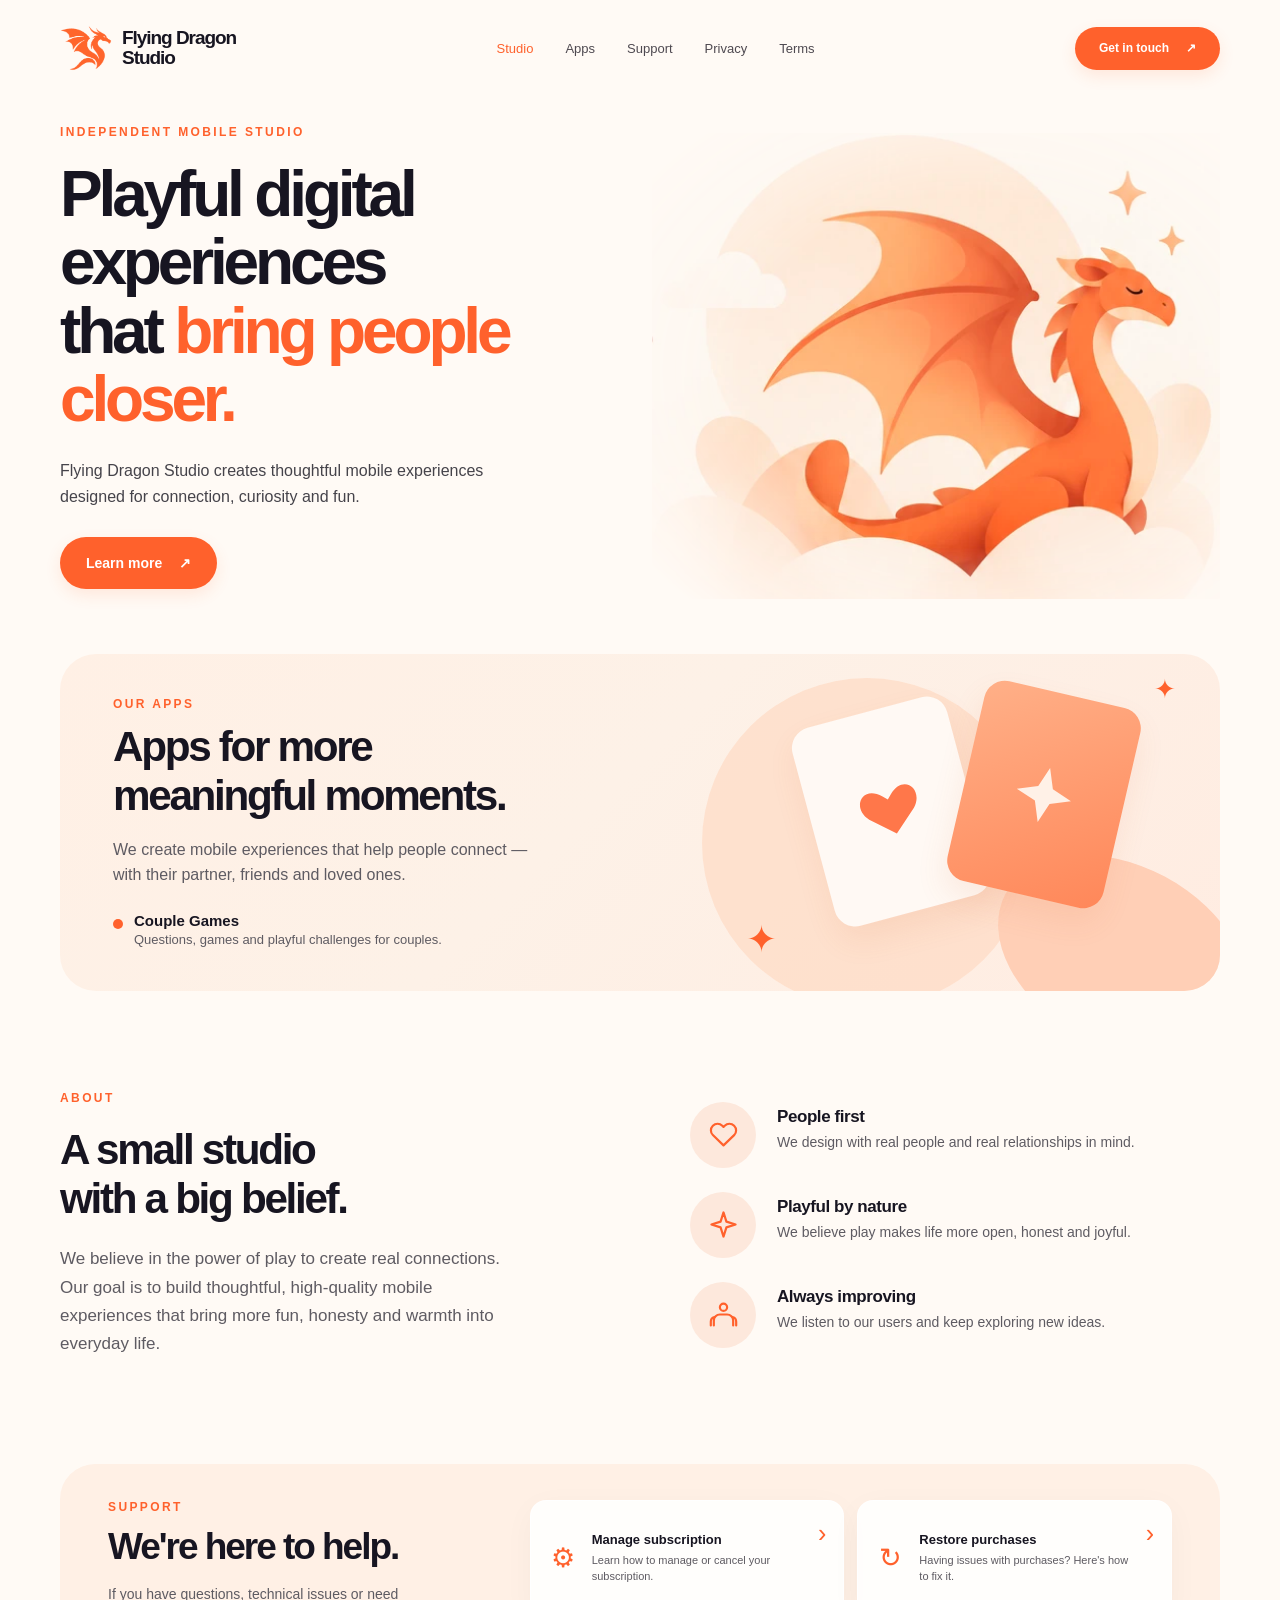
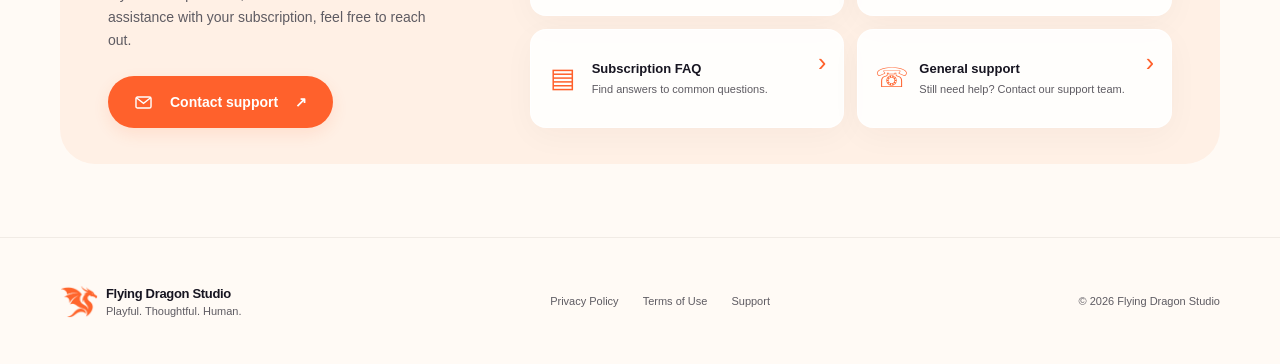
<file: index.html>
<!doctype html>
<html lang="en"><head><meta charset="utf-8"><meta name="viewport" content="width=device-width, initial-scale=1">
<meta name="theme-color" content="#FFF9F3"><meta name="description" content="Independent mobile studio creating playful experiences for connection, curiosity and fun.">
<meta property="og:title" content="Flying Dragon Studio — Thoughtful mobile experiences"><meta property="og:description" content="Independent mobile studio creating playful experiences for connection, curiosity and fun."><meta property="og:type" content="website">
<title>Flying Dragon Studio — Thoughtful mobile experiences</title><link rel="icon" type="image/png" href="favicon.png"><link rel="stylesheet" href="style.css"></head>
<body class="homepage"><header class="site-header"><div class="shell nav-inner">
      <a class="brand-link" href="index.html" aria-label="Flying Dragon Studio — home"><img class="brand-symbol" src="dragon-mark.png" width="48" height="48" alt="" aria-hidden="true"><span class="brand-name">Flying Dragon<br>Studio</span></a>
      <nav class="main-nav" aria-label="Primary navigation">
        <a href="index.html#studio" aria-current="page">Studio</a>
        <a href="index.html#apps">Apps</a>
        <a href="support.html">Support</a>
        <a href="privacy.html">Privacy</a>
        <a href="terms.html">Terms</a>
      </nav>
      <a class="btn btn-solid header-contact" href="mailto:flyingdragonsupport@gmail.com?subject=Flying%20Dragon%20Studio%20Support">Get in touch <span aria-hidden="true">↗</span></a>
    </div></header><main id="main-content"><section class="hero-section" aria-labelledby="main-title"><div class="shell hero-grid">
  <div class="hero-copy"><p class="kicker">Independent mobile studio</p><h1 id="main-title">Playful digital<br>experiences<br>that <span>bring people<br>closer.</span></h1>
  <p class="hero-desc">Flying Dragon Studio creates thoughtful mobile experiences designed for connection, curiosity and fun.</p>
  <a class="btn btn-solid btn-large" href="#studio">Learn more <span aria-hidden="true">↗</span></a></div>
  <div class="hero-visual" role="img" aria-label="Friendly orange dragon with a wing, surrounded by soft peach shapes"><img src="dragon-hero.webp" alt="" width="559" height="458"></div>
</div></section>
<section id="apps" class="shell apps-section" aria-labelledby="apps-title"><div class="apps-panel"><div class="apps-copy"><p class="kicker">Our apps</p><h2 id="apps-title">Apps for more<br>meaningful moments.</h2>
  <p>We create mobile experiences that help people connect — with their partner, friends and loved ones.</p>
  <div class="app-highlight"><span class="app-dot" aria-hidden="true"></span><div><strong>Couple Games</strong><small>Questions, games and playful challenges for couples.</small></div></div>
  </div><div class="apps-art" aria-hidden="true"><span class="shape shape-one"></span><span class="shape shape-two"></span>
    <div class="art-card art-card-back"><svg viewBox="0 0 70 70"><path fill="currentColor" d="M35 61 8 37C-9 19 10-5 30 15l5 5 5-5C60-5 79 19 62 37Z"/></svg></div>
    <div class="art-card art-card-front"><svg viewBox="0 0 80 80"><path fill="currentColor" d="m40 3 10 27 27 10-27 10-10 27-10-27L3 40l27-10Z"/></svg></div>
    <span class="art-spark art-spark-1">✦</span><span class="art-spark art-spark-2">✦</span>
  </div></div></section>
<section id="studio" class="shell about-section" aria-labelledby="about-title"><div class="about-copy"><p class="kicker">About</p><h2 id="about-title">A small studio<br>with a big belief.</h2><p>We believe in the power of play to create real connections. Our goal is to build thoughtful, high-quality mobile experiences that bring more fun, honesty and warmth into everyday life.</p></div>
<div class="belief-list"><div class="belief"><span class="belief-icon"><svg viewBox="0 0 24 24"><path d="M20.8 4.7a5.5 5.5 0 0 0-7.8 0l-1 1-1-1a5.5 5.5 0 0 0-7.8 7.8L12 21l8.8-8.5a5.5 5.5 0 0 0 0-7.8Z"/></svg></span><div><h3>People first</h3><p>We design with real people and real relationships in mind.</p></div></div>
<div class="belief"><span class="belief-icon"><svg viewBox="0 0 24 24"><path d="m12 2 2.4 7.6L22 12l-7.6 2.4L12 22l-2.4-7.6L2 12l7.6-2.4Z"/></svg></span><div><h3>Playful by nature</h3><p>We believe play makes life more open, honest and joyful.</p></div></div>
<div class="belief"><span class="belief-icon"><svg viewBox="0 0 24 24"><circle cx="12" cy="6" r="3"/><path d="M4 21v-4a5 5 0 0 1 5-5h6a5 5 0 0 1 5 5v4M1.5 21v-3a4 4 0 0 1 3-3.9M22.5 21v-3a4 4 0 0 0-3-3.9"/></svg></span><div><h3>Always improving</h3><p>We listen to our users and keep exploring new ideas.</p></div></div></div></section>
<section class="shell support-section" id="support" aria-labelledby="support-title"><div class="support-panel"><div class="support-intro"><p class="kicker">Support</p><h2 id="support-title">We're here to help.</h2><p>If you have questions, technical issues or need assistance with your subscription, feel free to reach out.</p>
<a class="btn btn-solid btn-large" href="mailto:flyingdragonsupport@gmail.com?subject=Couple%20Games%20Support"><svg viewBox="0 0 24 24" aria-hidden="true"><rect x="2.5" y="5" width="19" height="14" rx="2"/><path d="m3 6 9 7 9-7"/></svg>Contact support <span aria-hidden="true">↗</span></a></div>
<div class="quick-links">
<a class="quick-link" href="support.html#manage"><span class="quick-icon">⚙</span><div><strong>Manage subscription</strong><small>Learn how to manage or cancel your subscription.</small></div><span class="arrow" aria-hidden="true">›</span></a>
<a class="quick-link" href="support.html#restore"><span class="quick-icon">↻</span><div><strong>Restore purchases</strong><small>Having issues with purchases? Here's how to fix it.</small></div><span class="arrow" aria-hidden="true">›</span></a>
<a class="quick-link" href="support.html#faq"><span class="quick-icon">▤</span><div><strong>Subscription FAQ</strong><small>Find answers to common questions.</small></div><span class="arrow" aria-hidden="true">›</span></a>
<a class="quick-link" href="support.html#contact"><span class="quick-icon">☏</span><div><strong>General support</strong><small>Still need help? Contact our support team.</small></div><span class="arrow" aria-hidden="true">›</span></a>
</div></div></section></main><footer class="site-footer"><div class="shell footer-inner">
      <a class="footer-brand" href="index.html"><img class="brand-symbol" src="dragon-mark.png" width="48" height="48" alt="" aria-hidden="true"><span><b>Flying Dragon Studio</b><small>Playful. Thoughtful. Human.</small></span></a>
      <nav class="footer-nav" aria-label="Footer navigation"><a href="privacy.html">Privacy Policy</a><a href="terms.html">Terms of Use</a><a href="support.html">Support</a></nav>
      <a class="footer-mail" href="mailto:flyingdragonsupport@gmail.com">flyingdragonsupport@gmail.com</a><span class="copyright">© 2026 Flying Dragon Studio</span>
    </div></footer></body></html>
</file>
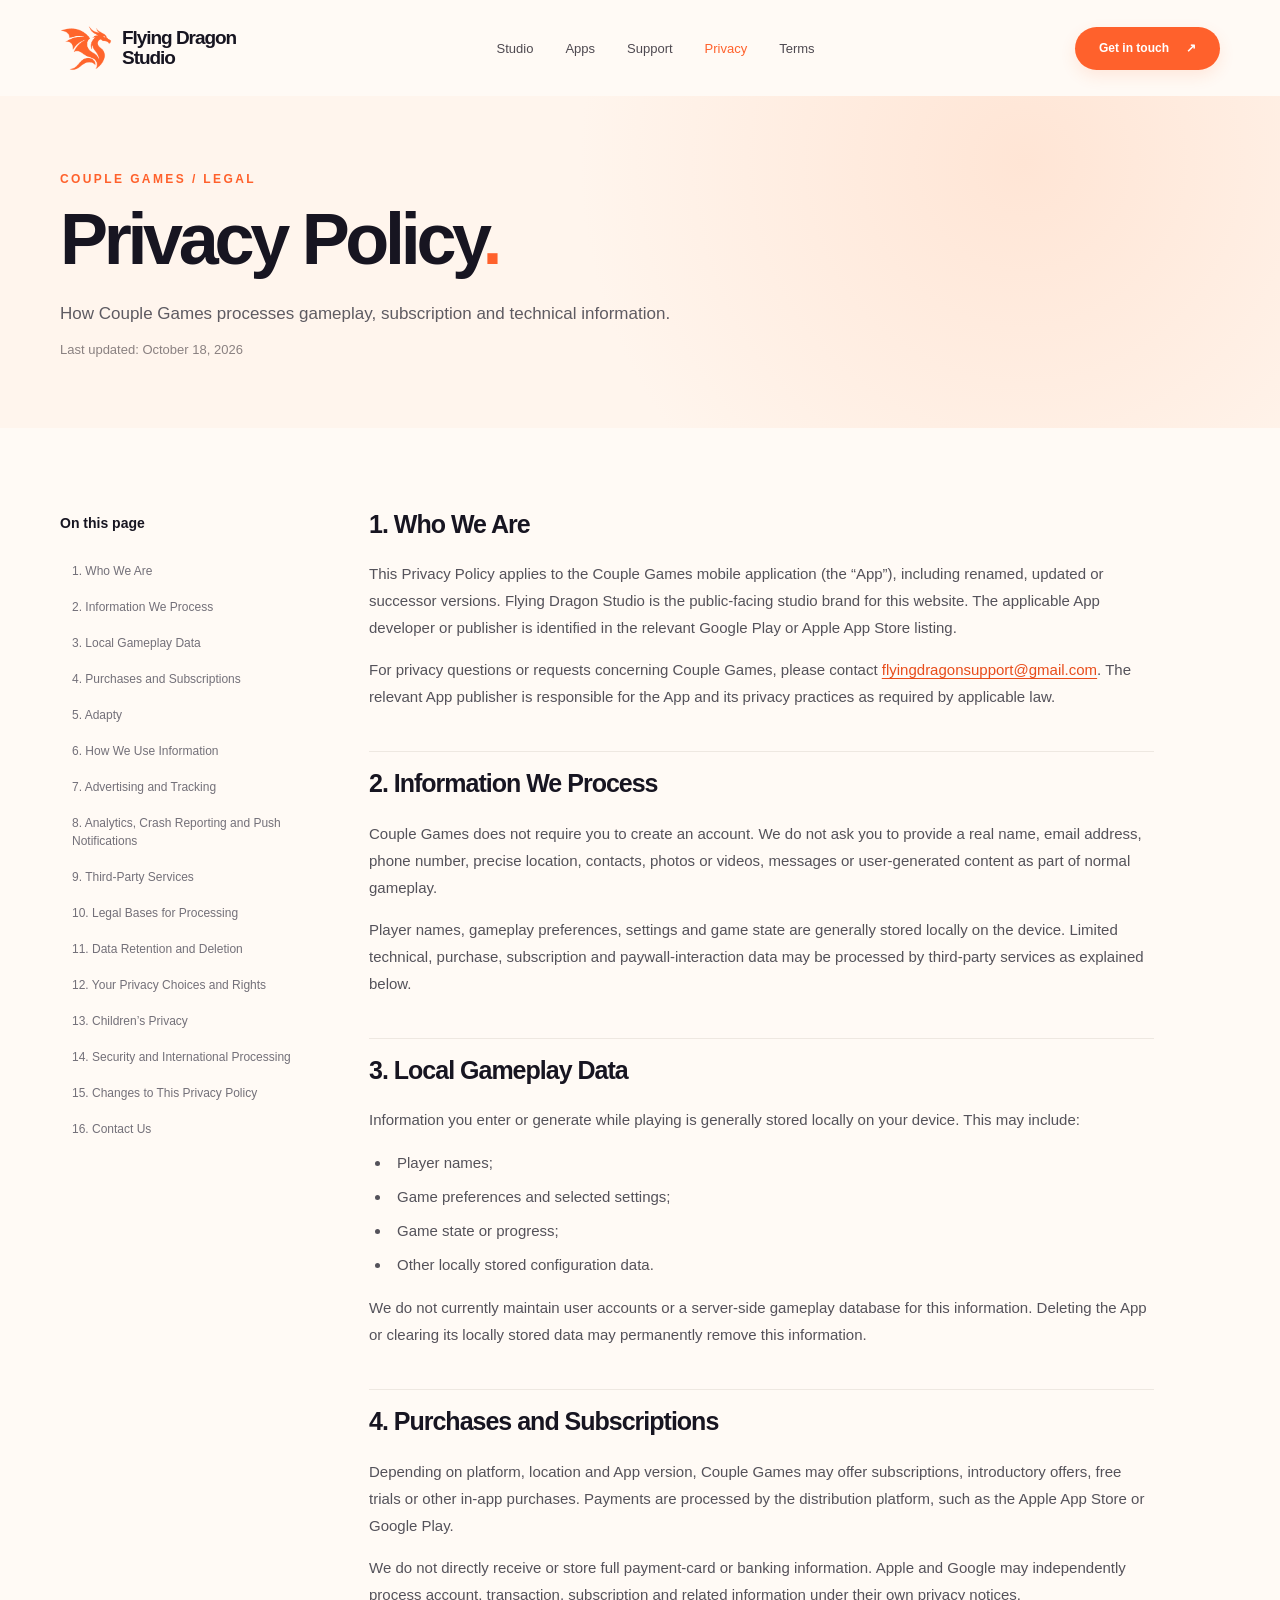
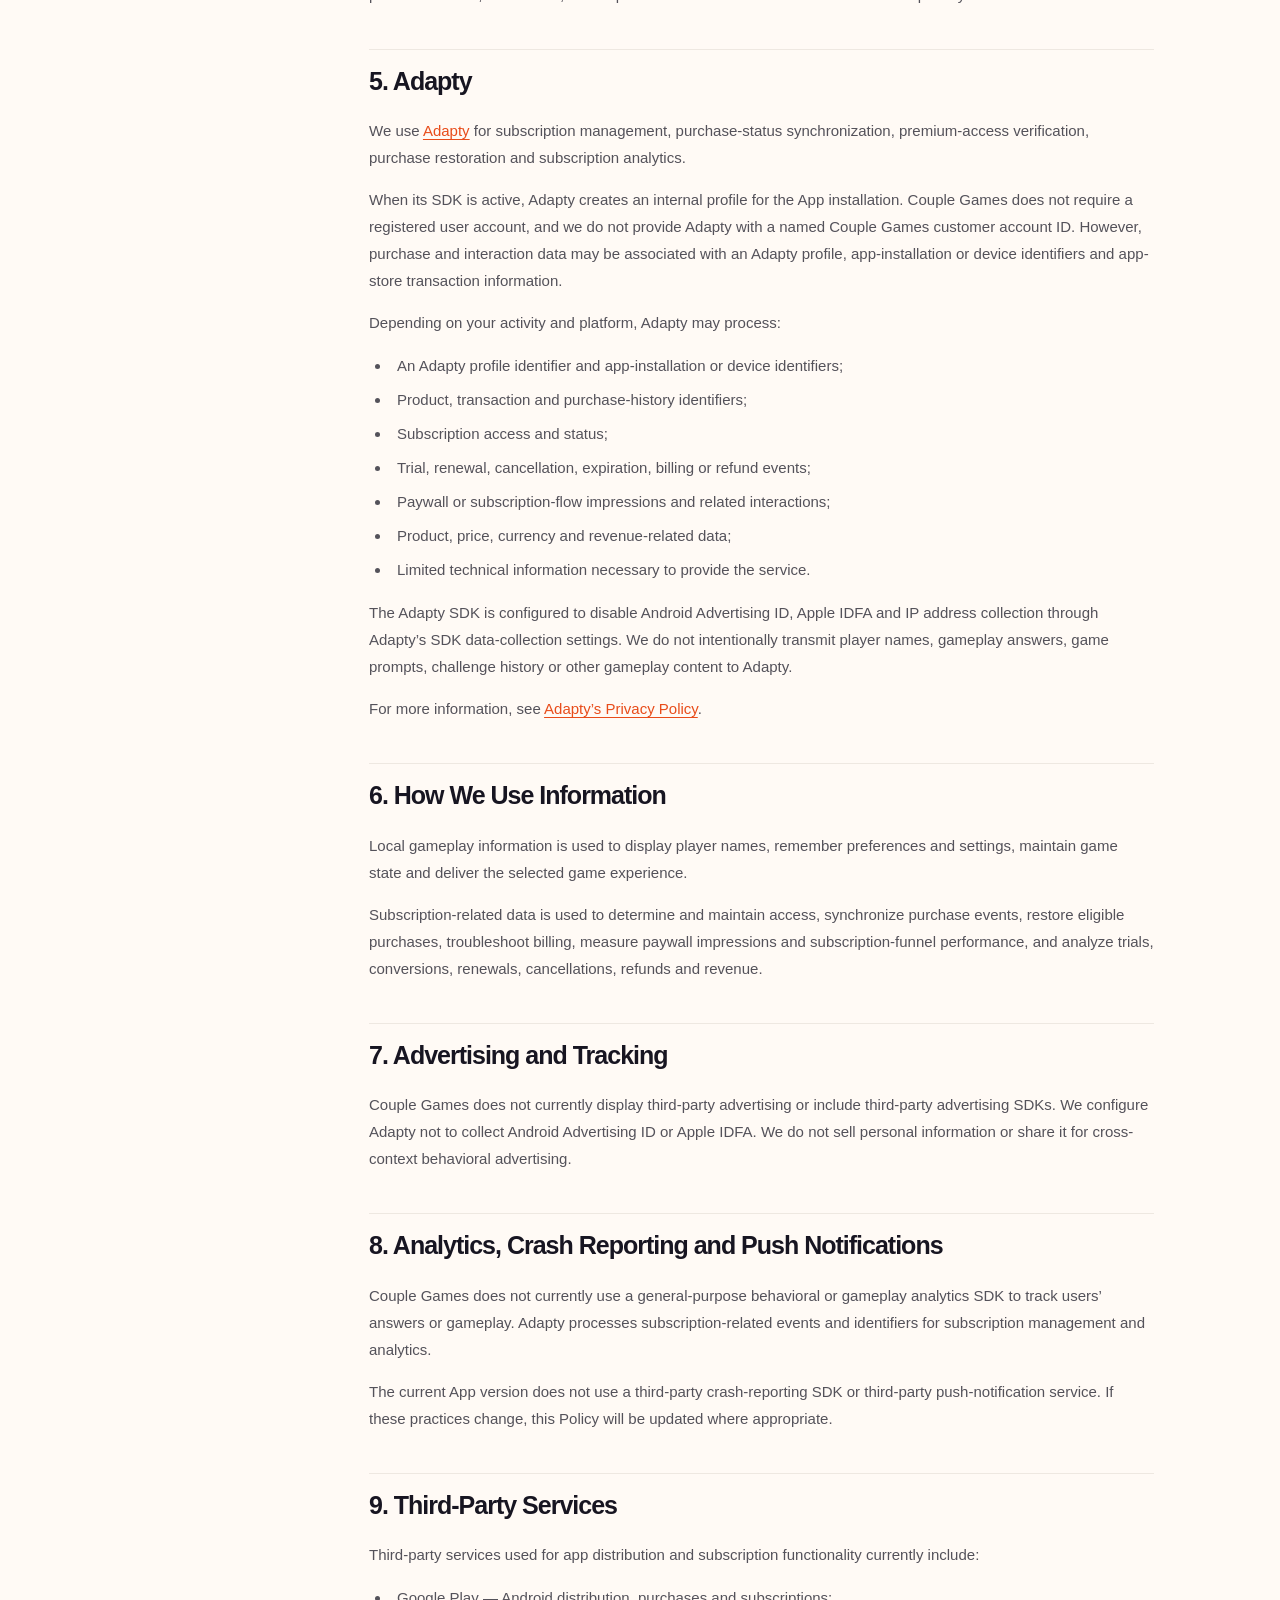
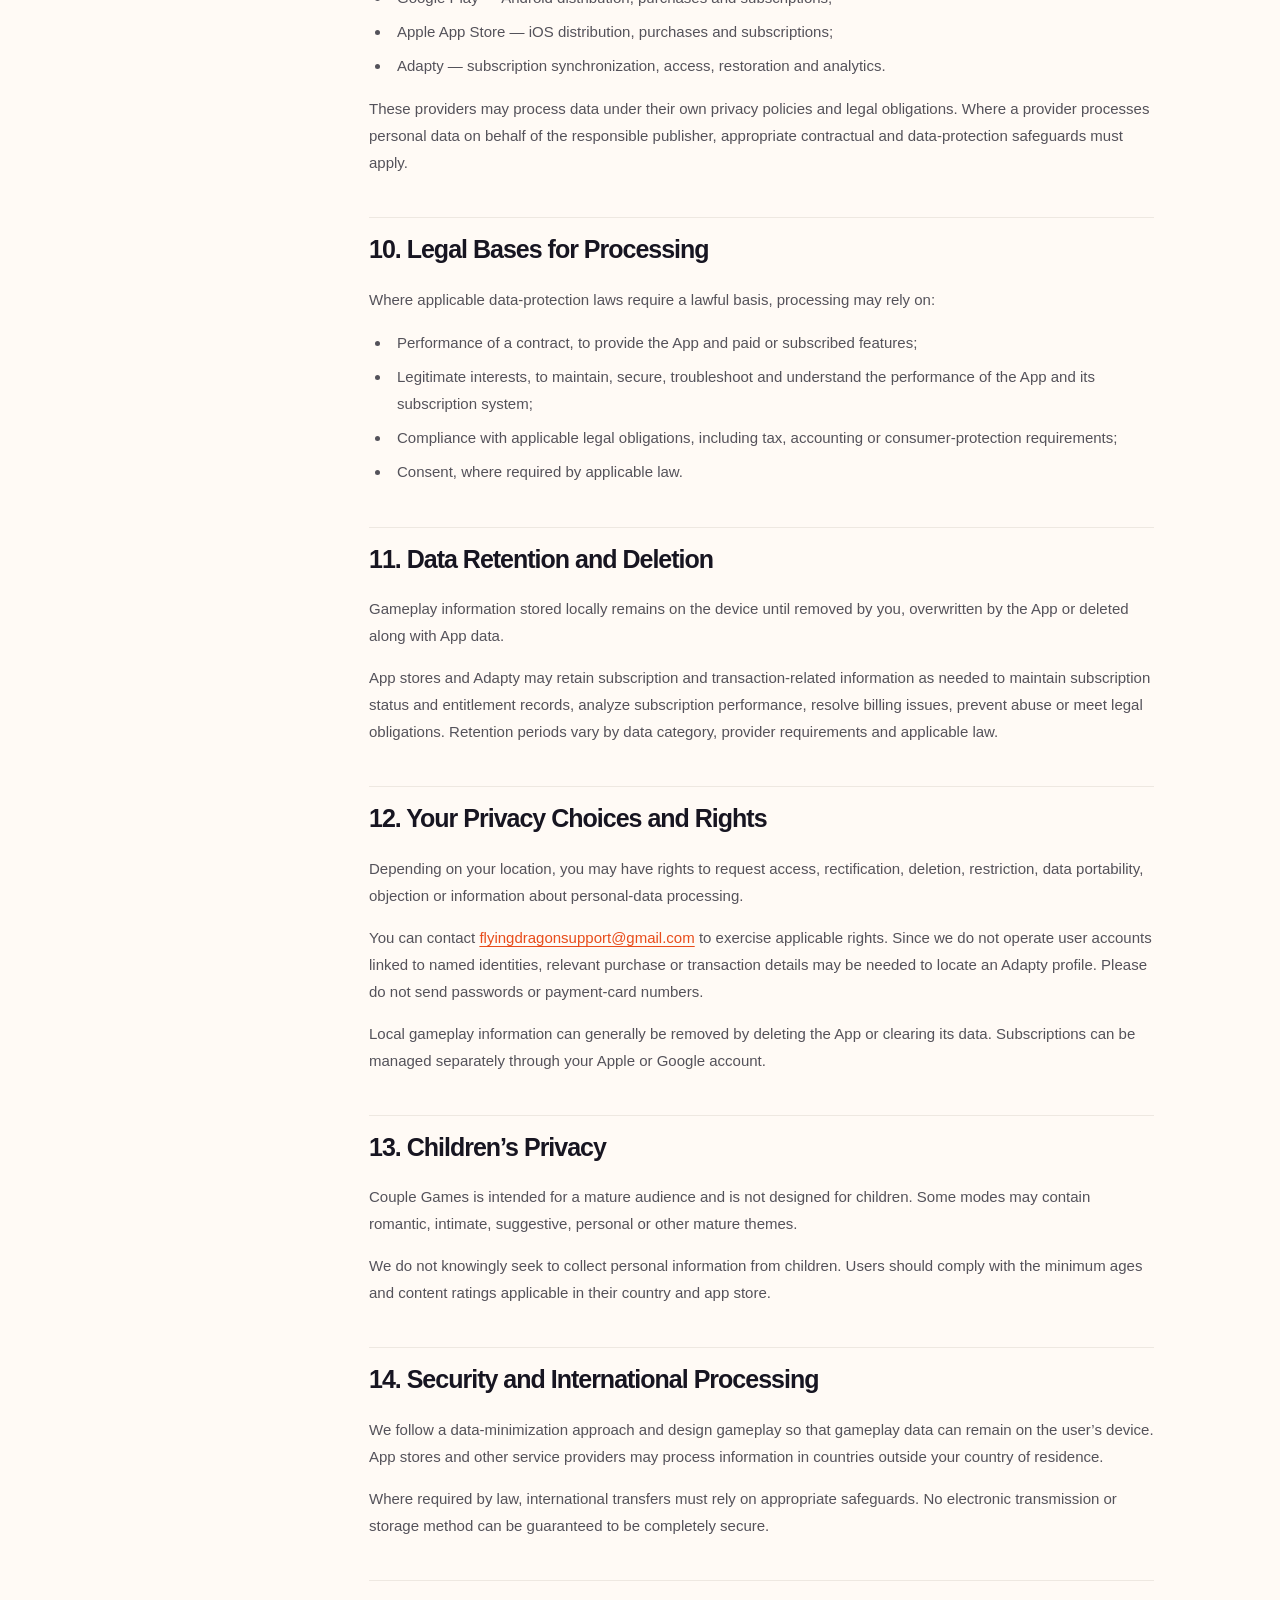
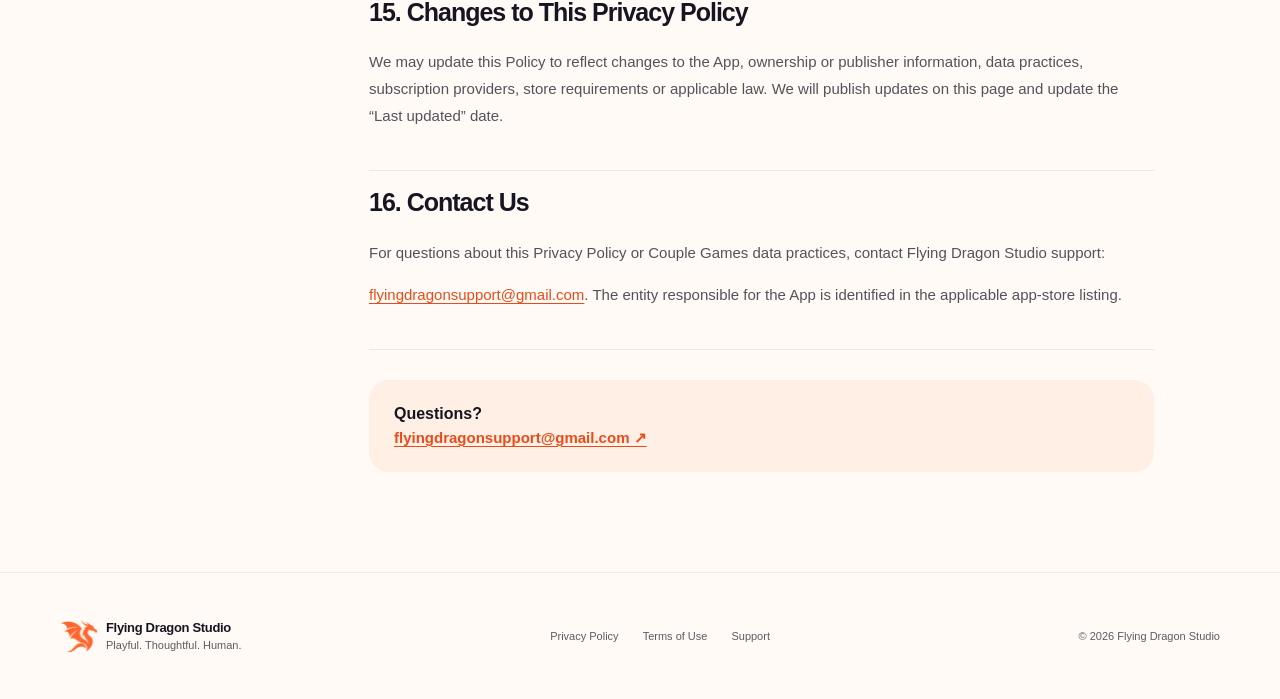
<file: privacy.html>
<!doctype html>
<html lang="en"><head><meta charset="utf-8"><meta name="viewport" content="width=device-width, initial-scale=1">
<meta name="theme-color" content="#FFF9F3"><meta name="description" content="How Couple Games processes gameplay, subscription and technical information.">
<meta property="og:title" content="Privacy Policy · Couple Games · Flying Dragon Studio"><meta property="og:description" content="How Couple Games processes gameplay, subscription and technical information."><meta property="og:type" content="website">
<title>Privacy Policy · Couple Games · Flying Dragon Studio</title><link rel="icon" type="image/png" href="favicon.png"><link rel="stylesheet" href="style.css"></head>
<body class="document-page"><header class="site-header"><div class="shell nav-inner">
      <a class="brand-link" href="index.html" aria-label="Flying Dragon Studio — home"><img class="brand-symbol" src="dragon-mark.png" width="48" height="48" alt="" aria-hidden="true"><span class="brand-name">Flying Dragon<br>Studio</span></a>
      <nav class="main-nav" aria-label="Primary navigation">
        <a href="index.html#studio">Studio</a>
        <a href="index.html#apps">Apps</a>
        <a href="support.html">Support</a>
        <a href="privacy.html" aria-current="page">Privacy</a>
        <a href="terms.html">Terms</a>
      </nav>
      <a class="btn btn-solid header-contact" href="mailto:flyingdragonsupport@gmail.com?subject=Flying%20Dragon%20Studio%20Support">Get in touch <span aria-hidden="true">↗</span></a>
    </div></header><main id="main-content"><section class="doc-intro"><div class="shell"><p class="kicker">Couple Games / Legal</p><h1>Privacy Policy<span class="doc-dot">.</span></h1><p class="doc-desc">How Couple Games processes gameplay, subscription and technical information.</p><p class="doc-updated">Last updated: October 18, 2026</p></div></section><div class="shell doc-layout"><aside class="doc-sidebar" aria-label="On this page"><div class="doc-toc-title">On this page</div><a href="#section-1">1. Who We Are</a><a href="#section-2">2. Information We Process</a><a href="#section-3">3. Local Gameplay Data</a><a href="#section-4">4. Purchases and Subscriptions</a><a href="#section-5">5. Adapty</a><a href="#section-6">6. How We Use Information</a><a href="#section-7">7. Advertising and Tracking</a><a href="#section-8">8. Analytics, Crash Reporting and Push Notifications</a><a href="#section-9">9. Third-Party Services</a><a href="#section-10">10. Legal Bases for Processing</a><a href="#section-11">11. Data Retention and Deletion</a><a href="#section-12">12. Your Privacy Choices and Rights</a><a href="#section-13">13. Children’s Privacy</a><a href="#section-14">14. Security and International Processing</a><a href="#section-15">15. Changes to This Privacy Policy</a><a href="#section-16">16. Contact Us</a></aside><div class="doc-contents"><section><h2 id="section-1">1. Who We Are</h2><p>This Privacy Policy applies to the Couple Games mobile application (the “App”), including renamed, updated or successor versions. Flying Dragon Studio is the public-facing studio brand for this website. The applicable App developer or publisher is identified in the relevant Google Play or Apple App Store listing.</p><p>For privacy questions or requests concerning Couple Games, please contact <a href="mailto:flyingdragonsupport@gmail.com">flyingdragonsupport@gmail.com</a>. The relevant App publisher is responsible for the App and its privacy practices as required by applicable law.</p></section><section><h2 id="section-2">2. Information We Process</h2><p>Couple Games does not require you to create an account. We do not ask you to provide a real name, email address, phone number, precise location, contacts, photos or videos, messages or user-generated content as part of normal gameplay.</p><p>Player names, gameplay preferences, settings and game state are generally stored locally on the device. Limited technical, purchase, subscription and paywall-interaction data may be processed by third-party services as explained below.</p></section><section><h2 id="section-3">3. Local Gameplay Data</h2><p>Information you enter or generate while playing is generally stored locally on your device. This may include:</p><ul><li>Player names;</li><li>Game preferences and selected settings;</li><li>Game state or progress;</li><li>Other locally stored configuration data.</li></ul><p>We do not currently maintain user accounts or a server-side gameplay database for this information. Deleting the App or clearing its locally stored data may permanently remove this information.</p></section><section><h2 id="section-4">4. Purchases and Subscriptions</h2><p>Depending on platform, location and App version, Couple Games may offer subscriptions, introductory offers, free trials or other in-app purchases. Payments are processed by the distribution platform, such as the Apple App Store or Google Play.</p><p>We do not directly receive or store full payment-card or banking information. Apple and Google may independently process account, transaction, subscription and related information under their own privacy notices.</p></section><section><h2 id="section-5">5. Adapty</h2><p>We use <a href="https://adapty.io/" rel="noopener noreferrer" target="_blank">Adapty</a> for subscription management, purchase-status synchronization, premium-access verification, purchase restoration and subscription analytics.</p><p>When its SDK is active, Adapty creates an internal profile for the App installation. Couple Games does not require a registered user account, and we do not provide Adapty with a named Couple Games customer account ID. However, purchase and interaction data may be associated with an Adapty profile, app-installation or device identifiers and app-store transaction information.</p><p>Depending on your activity and platform, Adapty may process:</p><ul><li>An Adapty profile identifier and app-installation or device identifiers;</li><li>Product, transaction and purchase-history identifiers;</li><li>Subscription access and status;</li><li>Trial, renewal, cancellation, expiration, billing or refund events;</li><li>Paywall or subscription-flow impressions and related interactions;</li><li>Product, price, currency and revenue-related data;</li><li>Limited technical information necessary to provide the service.</li></ul><p>The Adapty SDK is configured to disable Android Advertising ID, Apple IDFA and IP address collection through Adapty’s SDK data-collection settings. We do not intentionally transmit player names, gameplay answers, game prompts, challenge history or other gameplay content to Adapty.</p><p>For more information, see <a href="https://adapty.io/privacy/" rel="noopener noreferrer" target="_blank">Adapty’s Privacy Policy</a>.</p></section><section><h2 id="section-6">6. How We Use Information</h2><p>Local gameplay information is used to display player names, remember preferences and settings, maintain game state and deliver the selected game experience.</p><p>Subscription-related data is used to determine and maintain access, synchronize purchase events, restore eligible purchases, troubleshoot billing, measure paywall impressions and subscription-funnel performance, and analyze trials, conversions, renewals, cancellations, refunds and revenue.</p></section><section><h2 id="section-7">7. Advertising and Tracking</h2><p>Couple Games does not currently display third-party advertising or include third-party advertising SDKs. We configure Adapty not to collect Android Advertising ID or Apple IDFA. We do not sell personal information or share it for cross-context behavioral advertising.</p></section><section><h2 id="section-8">8. Analytics, Crash Reporting and Push Notifications</h2><p>Couple Games does not currently use a general-purpose behavioral or gameplay analytics SDK to track users’ answers or gameplay. Adapty processes subscription-related events and identifiers for subscription management and analytics.</p><p>The current App version does not use a third-party crash-reporting SDK or third-party push-notification service. If these practices change, this Policy will be updated where appropriate.</p></section><section><h2 id="section-9">9. Third-Party Services</h2><p>Third-party services used for app distribution and subscription functionality currently include:</p><ul><li>Google Play — Android distribution, purchases and subscriptions;</li><li>Apple App Store — iOS distribution, purchases and subscriptions;</li><li>Adapty — subscription synchronization, access, restoration and analytics.</li></ul><p>These providers may process data under their own privacy policies and legal obligations. Where a provider processes personal data on behalf of the responsible publisher, appropriate contractual and data-protection safeguards must apply.</p></section><section><h2 id="section-10">10. Legal Bases for Processing</h2><p>Where applicable data-protection laws require a lawful basis, processing may rely on:</p><ul><li>Performance of a contract, to provide the App and paid or subscribed features;</li><li>Legitimate interests, to maintain, secure, troubleshoot and understand the performance of the App and its subscription system;</li><li>Compliance with applicable legal obligations, including tax, accounting or consumer-protection requirements;</li><li>Consent, where required by applicable law.</li></ul></section><section><h2 id="section-11">11. Data Retention and Deletion</h2><p>Gameplay information stored locally remains on the device until removed by you, overwritten by the App or deleted along with App data.</p><p>App stores and Adapty may retain subscription and transaction-related information as needed to maintain subscription status and entitlement records, analyze subscription performance, resolve billing issues, prevent abuse or meet legal obligations. Retention periods vary by data category, provider requirements and applicable law.</p></section><section><h2 id="section-12">12. Your Privacy Choices and Rights</h2><p>Depending on your location, you may have rights to request access, rectification, deletion, restriction, data portability, objection or information about personal-data processing.</p><p>You can contact <a href="mailto:flyingdragonsupport@gmail.com?subject=Couple%20Games%20Privacy%20Request">flyingdragonsupport@gmail.com</a> to exercise applicable rights. Since we do not operate user accounts linked to named identities, relevant purchase or transaction details may be needed to locate an Adapty profile. Please do not send passwords or payment-card numbers.</p><p>Local gameplay information can generally be removed by deleting the App or clearing its data. Subscriptions can be managed separately through your Apple or Google account.</p></section><section><h2 id="section-13">13. Children’s Privacy</h2><p>Couple Games is intended for a mature audience and is not designed for children. Some modes may contain romantic, intimate, suggestive, personal or other mature themes.</p><p>We do not knowingly seek to collect personal information from children. Users should comply with the minimum ages and content ratings applicable in their country and app store.</p></section><section><h2 id="section-14">14. Security and International Processing</h2><p>We follow a data-minimization approach and design gameplay so that gameplay data can remain on the user’s device. App stores and other service providers may process information in countries outside your country of residence.</p><p>Where required by law, international transfers must rely on appropriate safeguards. No electronic transmission or storage method can be guaranteed to be completely secure.</p></section><section><h2 id="section-15">15. Changes to This Privacy Policy</h2><p>We may update this Policy to reflect changes to the App, ownership or publisher information, data practices, subscription providers, store requirements or applicable law. We will publish updates on this page and update the “Last updated” date.</p></section><section><h2 id="section-16">16. Contact Us</h2><p>For questions about this Privacy Policy or Couple Games data practices, contact Flying Dragon Studio support:</p><p><a href="mailto:flyingdragonsupport@gmail.com">flyingdragonsupport@gmail.com</a>. The entity responsible for the App is identified in the applicable app-store listing.</p></section><div class="doc-contact">Questions? <a href="mailto:flyingdragonsupport@gmail.com">flyingdragonsupport@gmail.com ↗</a></div></div></div></main><footer class="site-footer"><div class="shell footer-inner">
      <a class="footer-brand" href="index.html"><img class="brand-symbol" src="dragon-mark.png" width="48" height="48" alt="" aria-hidden="true"><span><b>Flying Dragon Studio</b><small>Playful. Thoughtful. Human.</small></span></a>
      <nav class="footer-nav" aria-label="Footer navigation"><a href="privacy.html">Privacy Policy</a><a href="terms.html">Terms of Use</a><a href="support.html">Support</a></nav>
      <a class="footer-mail" href="mailto:flyingdragonsupport@gmail.com">flyingdragonsupport@gmail.com</a><span class="copyright">© 2026 Flying Dragon Studio</span>
    </div></footer></body></html>
</file>
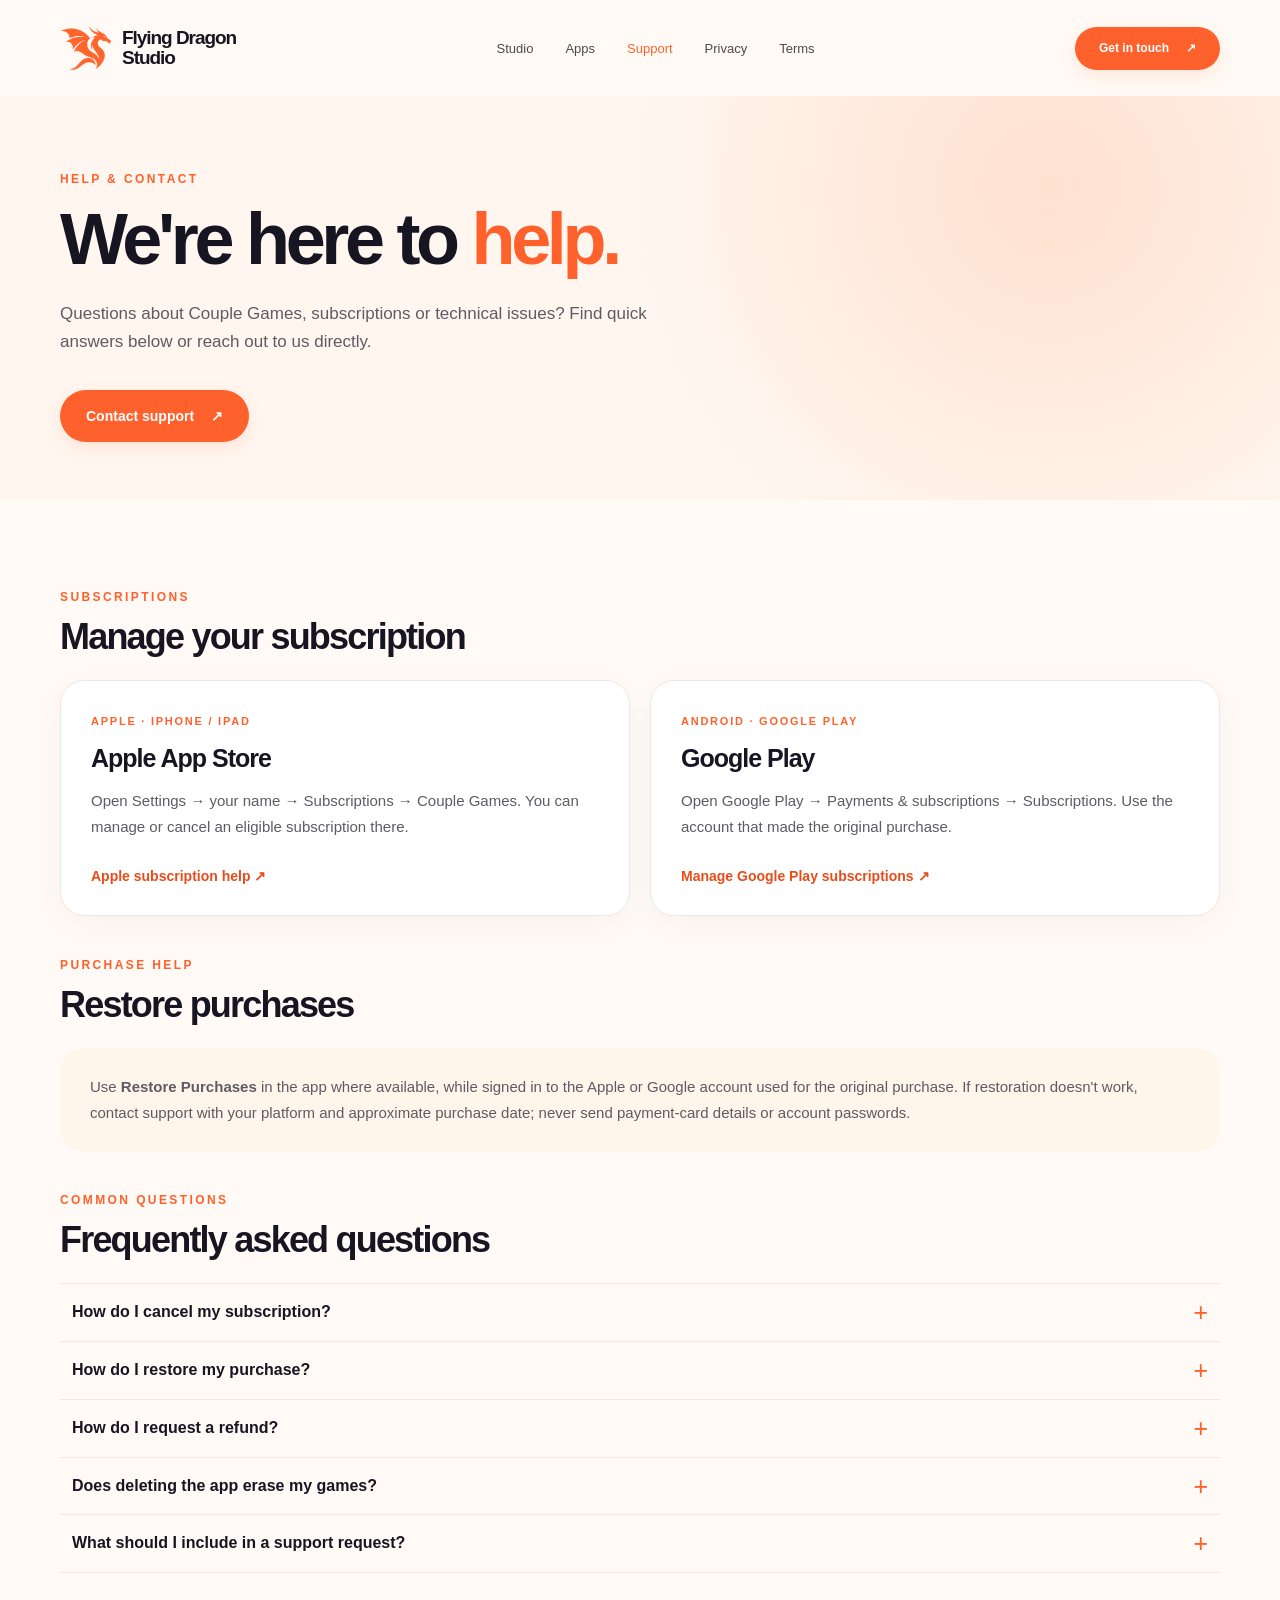
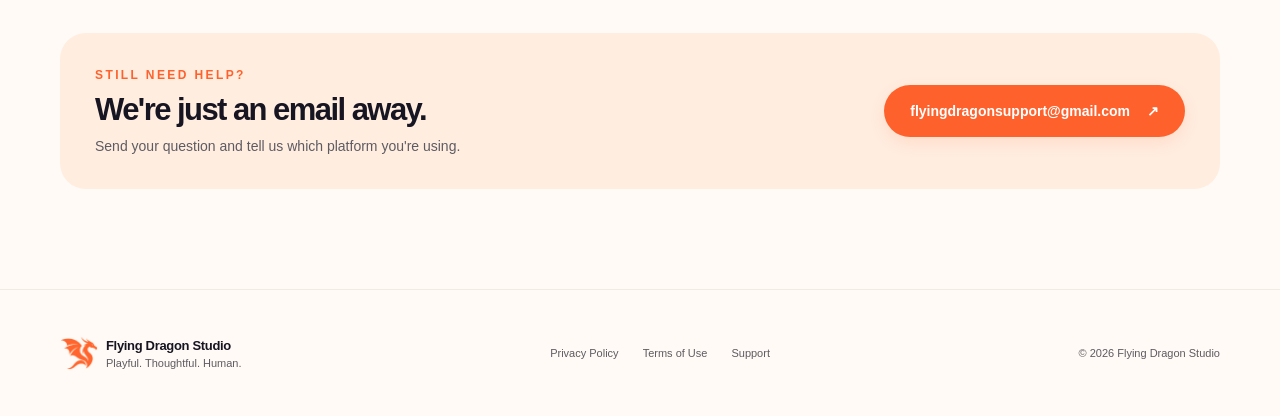
<file: support.html>
<!doctype html>
<html lang="en"><head><meta charset="utf-8"><meta name="viewport" content="width=device-width, initial-scale=1">
<meta name="theme-color" content="#FFF9F3"><meta name="description" content="Help with subscriptions, purchase restoration and technical issues for Couple Games.">
<meta property="og:title" content="Support · Couple Games · Flying Dragon Studio"><meta property="og:description" content="Help with subscriptions, purchase restoration and technical issues for Couple Games."><meta property="og:type" content="website">
<title>Support · Couple Games · Flying Dragon Studio</title><link rel="icon" type="image/png" href="favicon.png"><link rel="stylesheet" href="style.css"></head>
<body class="support-page"><header class="site-header"><div class="shell nav-inner">
      <a class="brand-link" href="index.html" aria-label="Flying Dragon Studio — home"><img class="brand-symbol" src="dragon-mark.png" width="48" height="48" alt="" aria-hidden="true"><span class="brand-name">Flying Dragon<br>Studio</span></a>
      <nav class="main-nav" aria-label="Primary navigation">
        <a href="index.html#studio">Studio</a>
        <a href="index.html#apps">Apps</a>
        <a href="support.html" aria-current="page">Support</a>
        <a href="privacy.html">Privacy</a>
        <a href="terms.html">Terms</a>
      </nav>
      <a class="btn btn-solid header-contact" href="mailto:flyingdragonsupport@gmail.com?subject=Flying%20Dragon%20Studio%20Support">Get in touch <span aria-hidden="true">↗</span></a>
    </div></header><main id="main-content"><section class="doc-intro support-hero"><div class="shell"><p class="kicker">Help &amp; contact</p><h1>We're here to <span class="orange-text">help.</span></h1><p class="doc-desc">Questions about Couple Games, subscriptions or technical issues? Find quick answers below or reach out to us directly.</p>
<a class="btn btn-solid btn-large" href="mailto:flyingdragonsupport@gmail.com?subject=Couple%20Games%20Support">Contact support <span aria-hidden="true">↗</span></a></div></section>
<section class="shell support-page-content"><div class="section-head"><p class="kicker">Subscriptions</p><h2>Manage your subscription</h2></div><div class="store-help-grid" id="manage">
<div class="store-help-card"><span class="platform-label">APPLE · IPHONE / IPAD</span><h3>Apple App Store</h3><p>Open Settings → your name → Subscriptions → Couple Games. You can manage or cancel an eligible subscription there.</p><a class="inline-link" href="https://support.apple.com/billing" target="_blank" rel="noopener noreferrer">Apple subscription help <span aria-hidden="true">↗</span></a></div>
<div class="store-help-card"><span class="platform-label">ANDROID · GOOGLE PLAY</span><h3>Google Play</h3><p>Open Google Play → Payments &amp; subscriptions → Subscriptions. Use the account that made the original purchase.</p><a class="inline-link" href="https://play.google.com/store/account/subscriptions" target="_blank" rel="noopener noreferrer">Manage Google Play subscriptions <span aria-hidden="true">↗</span></a></div></div>
<div class="section-head" id="restore"><p class="kicker">Purchase help</p><h2>Restore purchases</h2></div><div class="plain-info"><p>Use <strong>Restore Purchases</strong> in the app where available, while signed in to the Apple or Google account used for the original purchase. If restoration doesn't work, contact support with your platform and approximate purchase date; never send payment-card details or account passwords.</p></div>
<div class="section-head" id="faq"><p class="kicker">Common questions</p><h2>Frequently asked questions</h2></div><div class="faq-list"><details class="faq"><summary>How do I cancel my subscription?</summary><p>Cancel through the Apple Account or Google Play account used to subscribe. Deleting the app does not cancel an active subscription. Cancellation usually prevents future renewals; access may remain available until the paid period ends under the store's rules.</p></details><details class="faq"><summary>How do I restore my purchase?</summary><p>Use Restore Purchases in the app where available, using the same Apple or Google account associated with the original purchase. If it does not work, contact us with the platform and purchase date. Do not send your card number or password.</p></details><details class="faq"><summary>How do I request a refund?</summary><p>Purchases are billed by Apple or Google Play. For Apple, visit <a href="https://reportaproblem.apple.com/" rel="noopener noreferrer" target="_blank">reportaproblem.apple.com</a>. For Google Play, use the order history in Play or <a href="https://support.google.com/googleplay/answer/2479637" rel="noopener noreferrer" target="_blank">Google Play refund help</a>. Refund decisions depend on applicable store policies and consumer law.</p></details><details class="faq"><summary>Does deleting the app erase my games?</summary><p>Player names, preferences and game progress are generally stored on your device. Removing the app or clearing its data may delete locally stored information. Store subscription records are managed separately by Apple or Google.</p></details><details class="faq"><summary>What should I include in a support request?</summary><p>Please include your device type, OS version, app version, a brief explanation and, if relevant, the order ID or date of purchase. Never send your passwords, full card details, private API keys or other sensitive information.</p></details></div>
<div class="support-contact" id="contact"><div><p class="kicker">Still need help?</p><h2>We're just an email away.</h2><p>Send your question and tell us which platform you're using.</p></div><a class="btn btn-solid btn-large" href="mailto:flyingdragonsupport@gmail.com?subject=Couple%20Games%20Support">flyingdragonsupport@gmail.com <span aria-hidden="true">↗</span></a></div>
</section></main><footer class="site-footer"><div class="shell footer-inner">
      <a class="footer-brand" href="index.html"><img class="brand-symbol" src="dragon-mark.png" width="48" height="48" alt="" aria-hidden="true"><span><b>Flying Dragon Studio</b><small>Playful. Thoughtful. Human.</small></span></a>
      <nav class="footer-nav" aria-label="Footer navigation"><a href="privacy.html">Privacy Policy</a><a href="terms.html">Terms of Use</a><a href="support.html">Support</a></nav>
      <a class="footer-mail" href="mailto:flyingdragonsupport@gmail.com">flyingdragonsupport@gmail.com</a><span class="copyright">© 2026 Flying Dragon Studio</span>
    </div></footer></body></html>
</file>
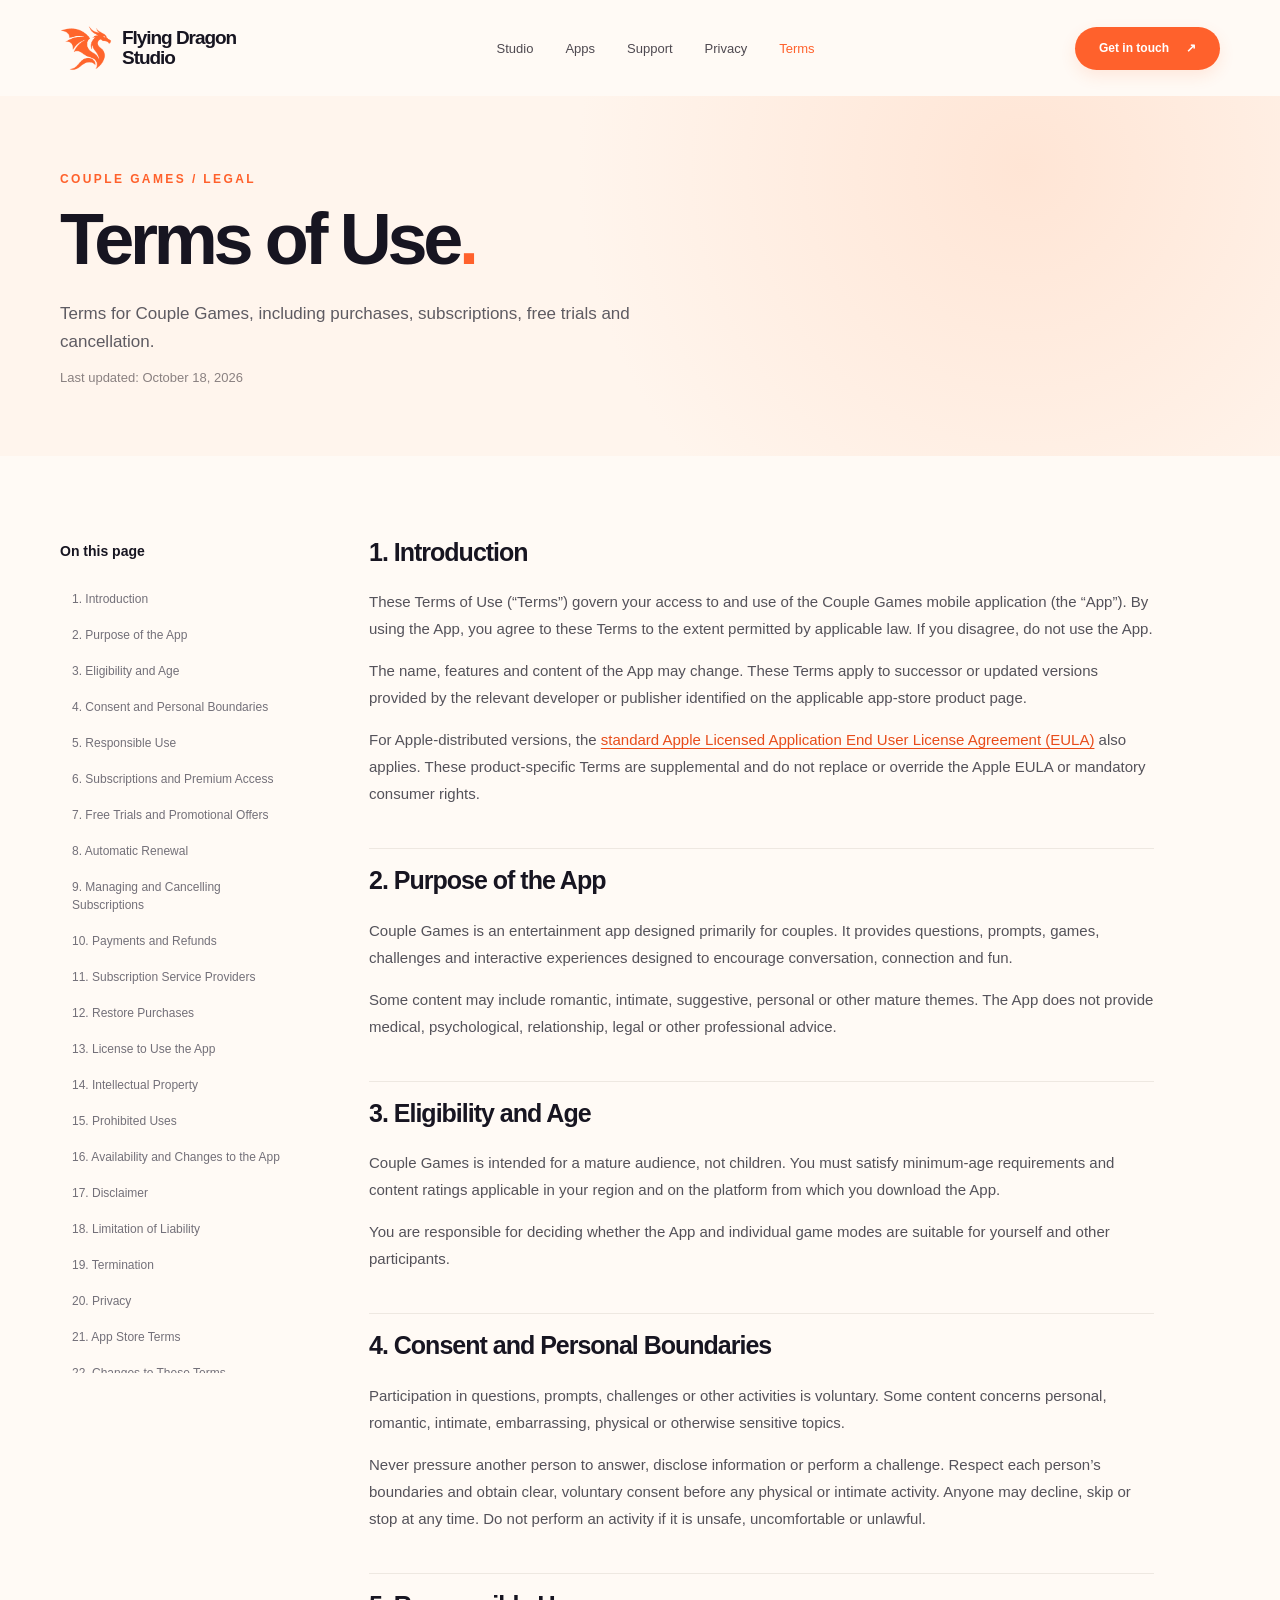
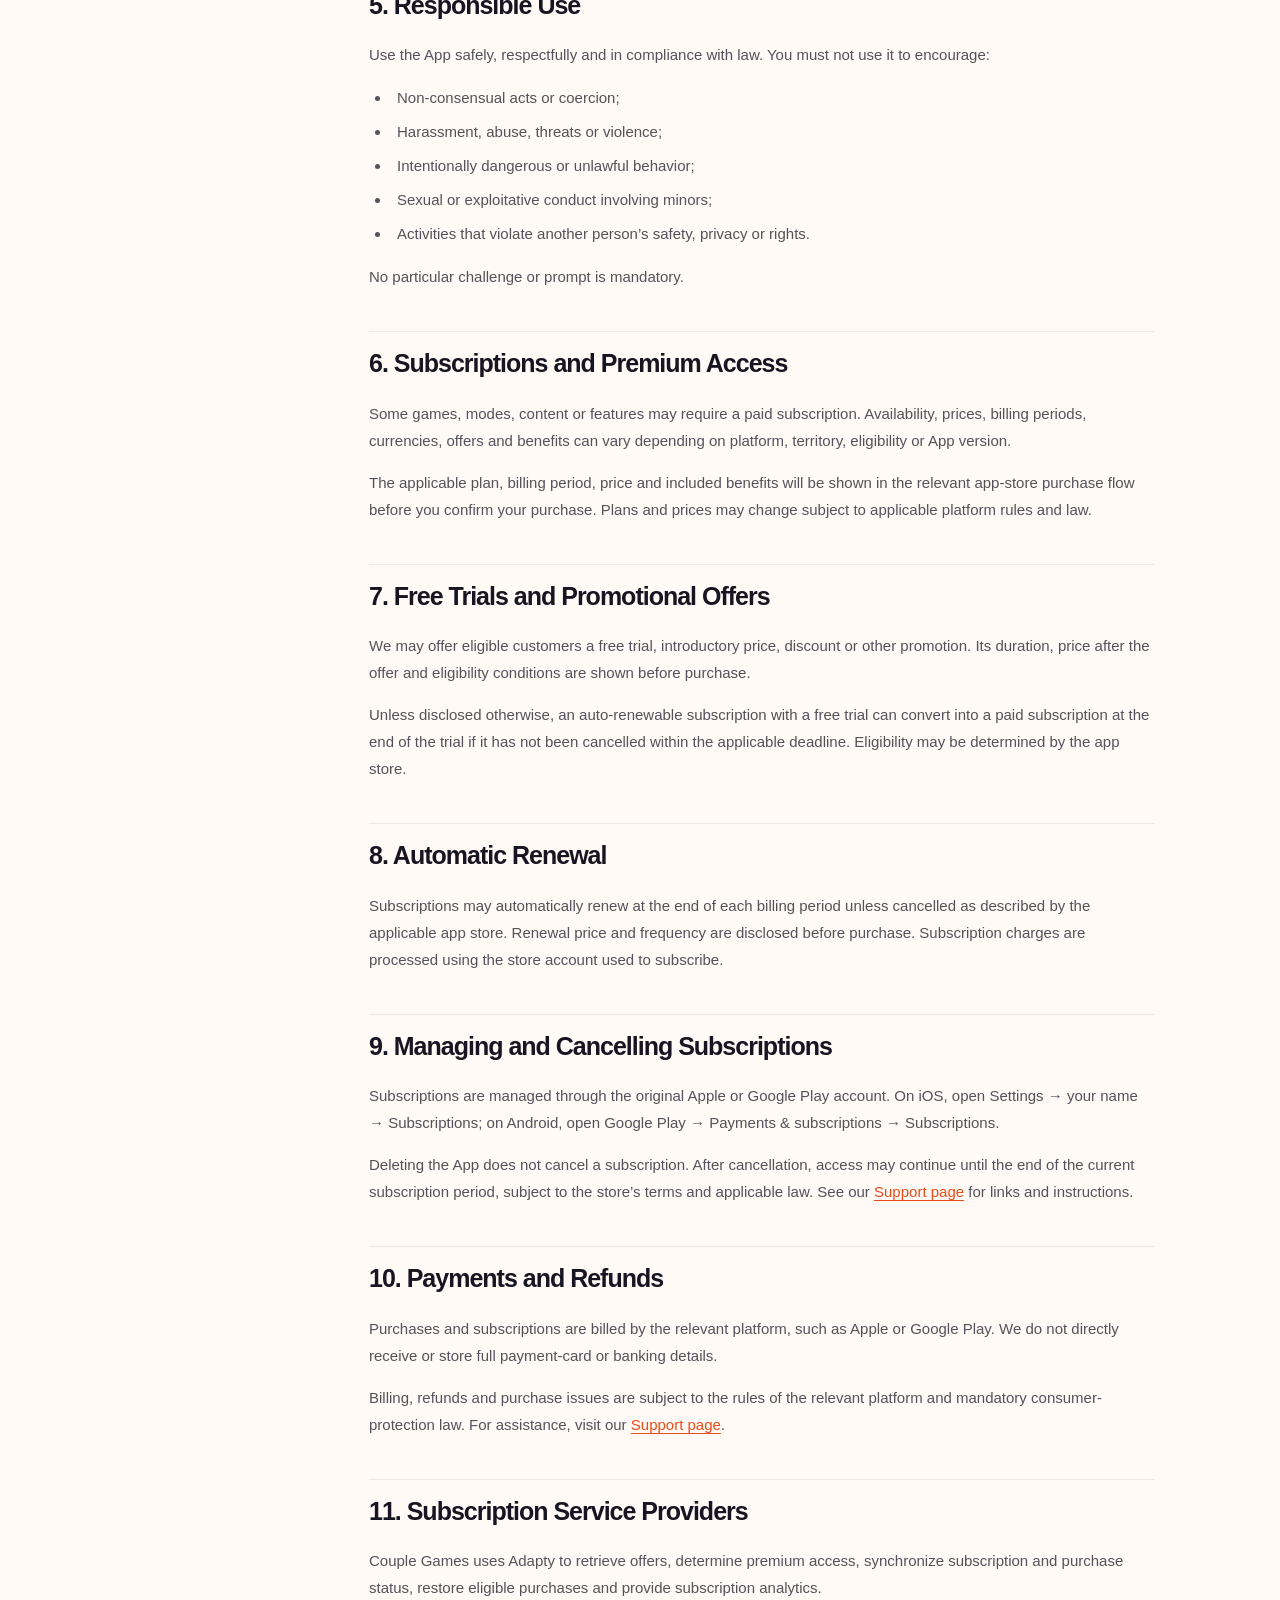
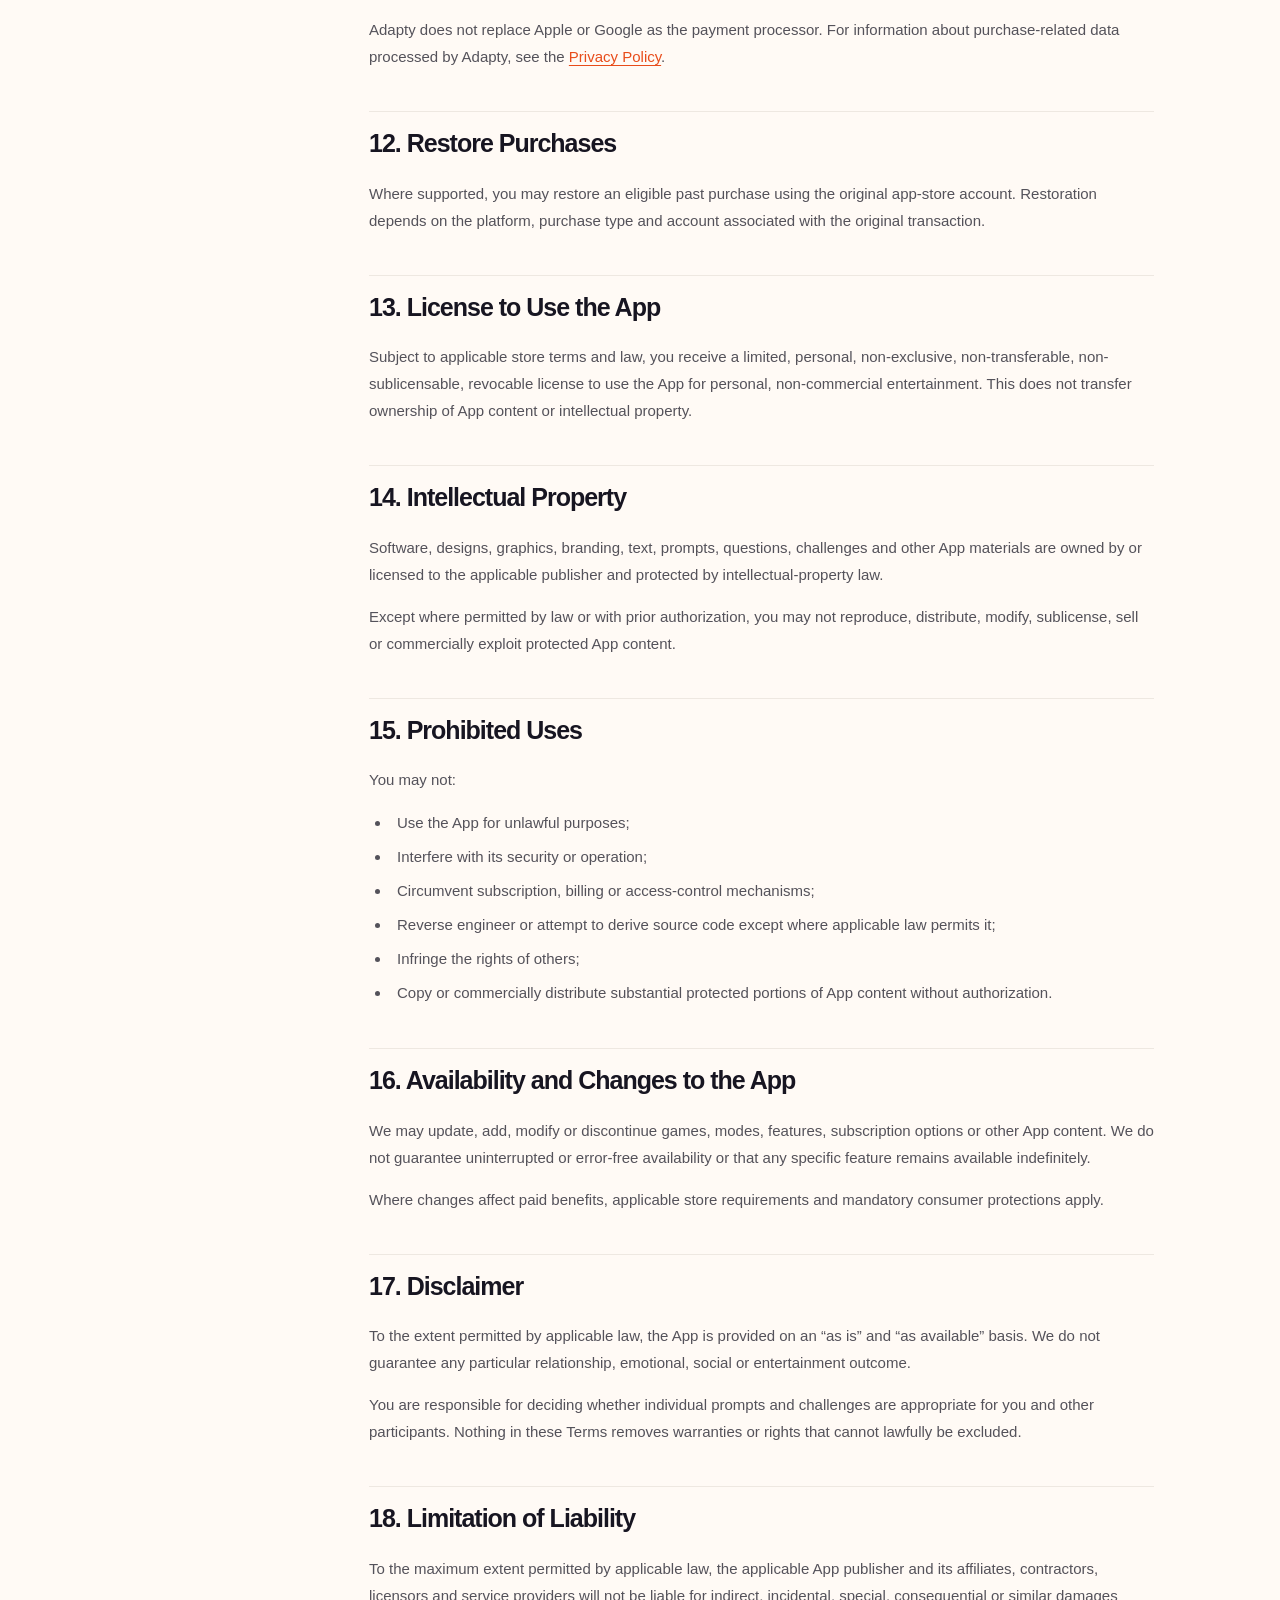
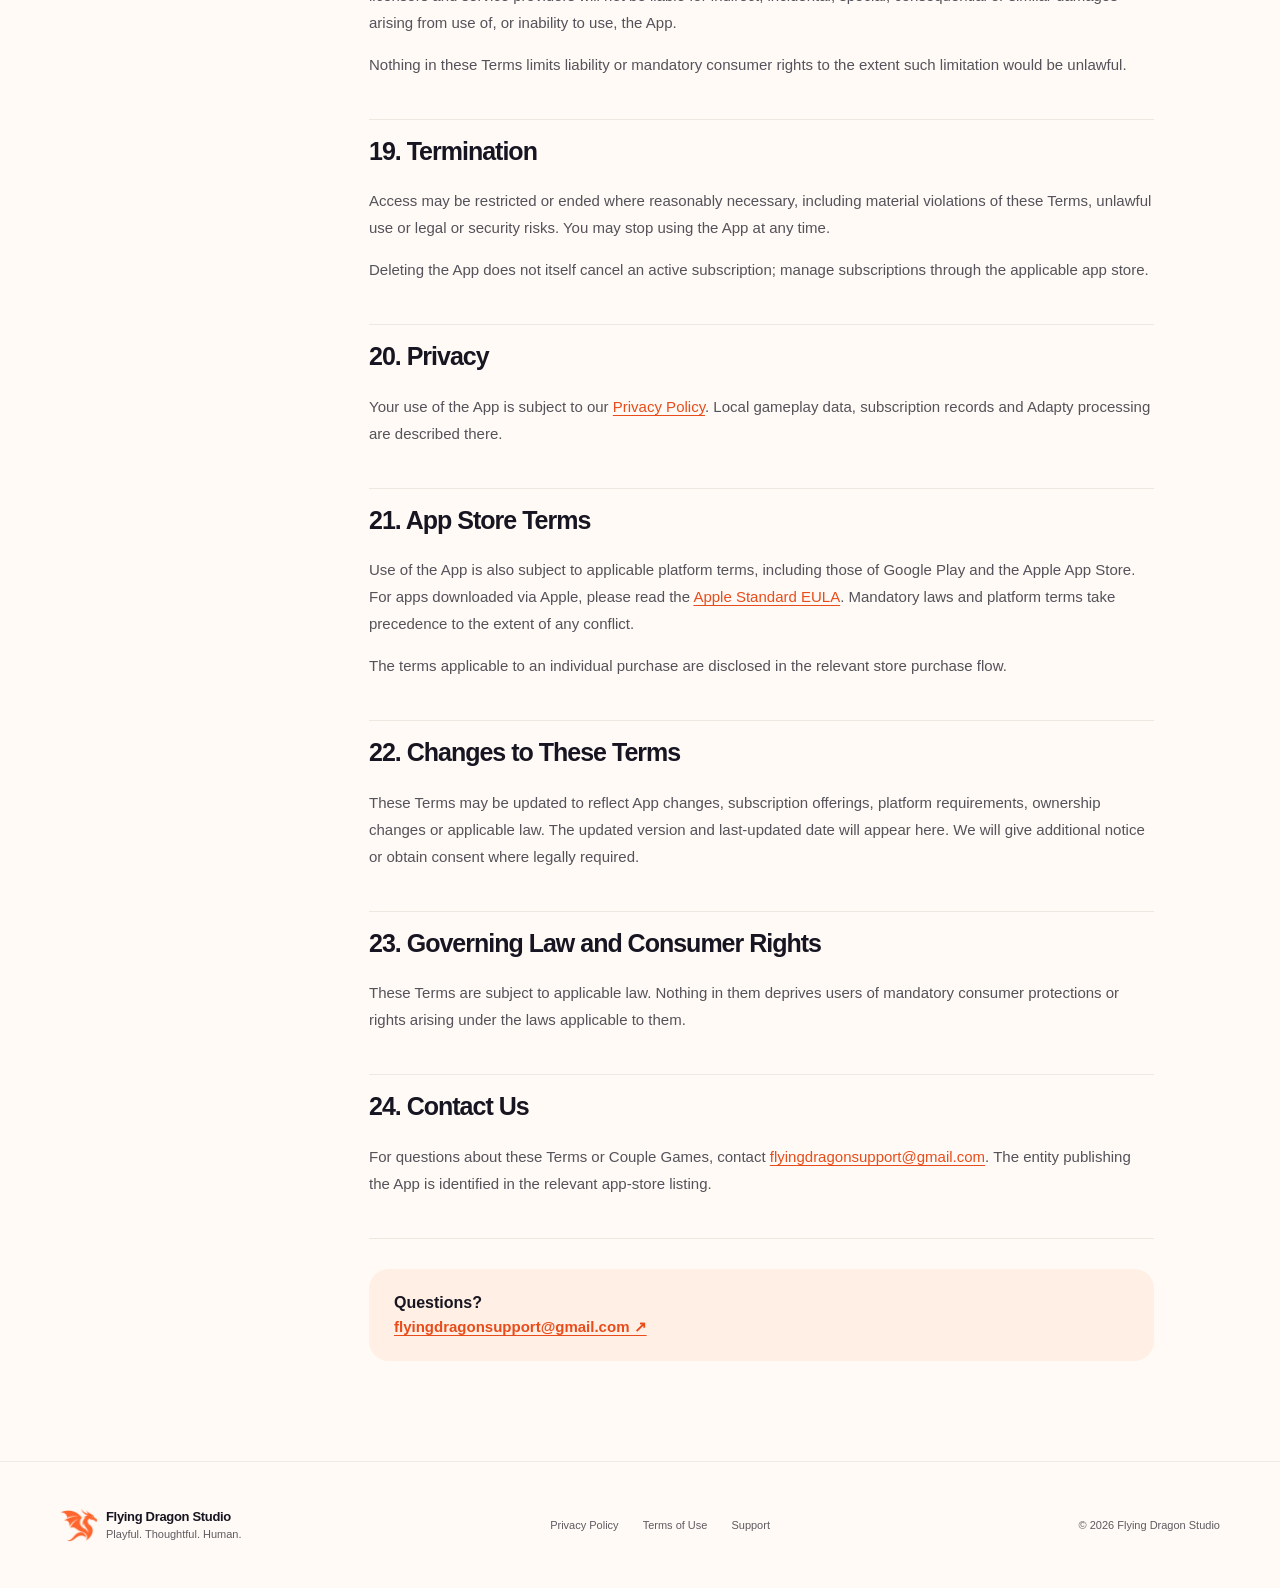
<file: terms.html>
<!doctype html>
<html lang="en"><head><meta charset="utf-8"><meta name="viewport" content="width=device-width, initial-scale=1">
<meta name="theme-color" content="#FFF9F3"><meta name="description" content="Terms for Couple Games, including purchases, subscriptions, free trials and cancellation.">
<meta property="og:title" content="Terms of Use · Couple Games · Flying Dragon Studio"><meta property="og:description" content="Terms for Couple Games, including purchases, subscriptions, free trials and cancellation."><meta property="og:type" content="website">
<title>Terms of Use · Couple Games · Flying Dragon Studio</title><link rel="icon" type="image/png" href="favicon.png"><link rel="stylesheet" href="style.css"></head>
<body class="document-page"><header class="site-header"><div class="shell nav-inner">
      <a class="brand-link" href="index.html" aria-label="Flying Dragon Studio — home"><img class="brand-symbol" src="dragon-mark.png" width="48" height="48" alt="" aria-hidden="true"><span class="brand-name">Flying Dragon<br>Studio</span></a>
      <nav class="main-nav" aria-label="Primary navigation">
        <a href="index.html#studio">Studio</a>
        <a href="index.html#apps">Apps</a>
        <a href="support.html">Support</a>
        <a href="privacy.html">Privacy</a>
        <a href="terms.html" aria-current="page">Terms</a>
      </nav>
      <a class="btn btn-solid header-contact" href="mailto:flyingdragonsupport@gmail.com?subject=Flying%20Dragon%20Studio%20Support">Get in touch <span aria-hidden="true">↗</span></a>
    </div></header><main id="main-content"><section class="doc-intro"><div class="shell"><p class="kicker">Couple Games / Legal</p><h1>Terms of Use<span class="doc-dot">.</span></h1><p class="doc-desc">Terms for Couple Games, including purchases, subscriptions, free trials and cancellation.</p><p class="doc-updated">Last updated: October 18, 2026</p></div></section><div class="shell doc-layout"><aside class="doc-sidebar" aria-label="On this page"><div class="doc-toc-title">On this page</div><a href="#section-1">1. Introduction</a><a href="#section-2">2. Purpose of the App</a><a href="#section-3">3. Eligibility and Age</a><a href="#section-4">4. Consent and Personal Boundaries</a><a href="#section-5">5. Responsible Use</a><a href="#section-6">6. Subscriptions and Premium Access</a><a href="#section-7">7. Free Trials and Promotional Offers</a><a href="#section-8">8. Automatic Renewal</a><a href="#section-9">9. Managing and Cancelling Subscriptions</a><a href="#section-10">10. Payments and Refunds</a><a href="#section-11">11. Subscription Service Providers</a><a href="#section-12">12. Restore Purchases</a><a href="#section-13">13. License to Use the App</a><a href="#section-14">14. Intellectual Property</a><a href="#section-15">15. Prohibited Uses</a><a href="#section-16">16. Availability and Changes to the App</a><a href="#section-17">17. Disclaimer</a><a href="#section-18">18. Limitation of Liability</a><a href="#section-19">19. Termination</a><a href="#section-20">20. Privacy</a><a href="#section-21">21. App Store Terms</a><a href="#section-22">22. Changes to These Terms</a><a href="#section-23">23. Governing Law and Consumer Rights</a><a href="#section-24">24. Contact Us</a></aside><div class="doc-contents"><section><h2 id="section-1">1. Introduction</h2><p>These Terms of Use (“Terms”) govern your access to and use of the Couple Games mobile application (the “App”). By using the App, you agree to these Terms to the extent permitted by applicable law. If you disagree, do not use the App.</p><p>The name, features and content of the App may change. These Terms apply to successor or updated versions provided by the relevant developer or publisher identified on the applicable app-store product page.</p><p>For Apple-distributed versions, the <a href="https://www.apple.com/legal/internet-services/itunes/dev/stdeula/" rel="noopener noreferrer" target="_blank">standard Apple Licensed Application End User License Agreement (EULA)</a> also applies. These product-specific Terms are supplemental and do not replace or override the Apple EULA or mandatory consumer rights.</p></section><section><h2 id="section-2">2. Purpose of the App</h2><p>Couple Games is an entertainment app designed primarily for couples. It provides questions, prompts, games, challenges and interactive experiences designed to encourage conversation, connection and fun.</p><p>Some content may include romantic, intimate, suggestive, personal or other mature themes. The App does not provide medical, psychological, relationship, legal or other professional advice.</p></section><section><h2 id="section-3">3. Eligibility and Age</h2><p>Couple Games is intended for a mature audience, not children. You must satisfy minimum-age requirements and content ratings applicable in your region and on the platform from which you download the App.</p><p>You are responsible for deciding whether the App and individual game modes are suitable for yourself and other participants.</p></section><section><h2 id="section-4">4. Consent and Personal Boundaries</h2><p>Participation in questions, prompts, challenges or other activities is voluntary. Some content concerns personal, romantic, intimate, embarrassing, physical or otherwise sensitive topics.</p><p>Never pressure another person to answer, disclose information or perform a challenge. Respect each person’s boundaries and obtain clear, voluntary consent before any physical or intimate activity. Anyone may decline, skip or stop at any time. Do not perform an activity if it is unsafe, uncomfortable or unlawful.</p></section><section><h2 id="section-5">5. Responsible Use</h2><p>Use the App safely, respectfully and in compliance with law. You must not use it to encourage:</p><ul><li>Non-consensual acts or coercion;</li><li>Harassment, abuse, threats or violence;</li><li>Intentionally dangerous or unlawful behavior;</li><li>Sexual or exploitative conduct involving minors;</li><li>Activities that violate another person’s safety, privacy or rights.</li></ul><p>No particular challenge or prompt is mandatory.</p></section><section><h2 id="section-6">6. Subscriptions and Premium Access</h2><p>Some games, modes, content or features may require a paid subscription. Availability, prices, billing periods, currencies, offers and benefits can vary depending on platform, territory, eligibility or App version.</p><p>The applicable plan, billing period, price and included benefits will be shown in the relevant app-store purchase flow before you confirm your purchase. Plans and prices may change subject to applicable platform rules and law.</p></section><section><h2 id="section-7">7. Free Trials and Promotional Offers</h2><p>We may offer eligible customers a free trial, introductory price, discount or other promotion. Its duration, price after the offer and eligibility conditions are shown before purchase.</p><p>Unless disclosed otherwise, an auto-renewable subscription with a free trial can convert into a paid subscription at the end of the trial if it has not been cancelled within the applicable deadline. Eligibility may be determined by the app store.</p></section><section><h2 id="section-8">8. Automatic Renewal</h2><p>Subscriptions may automatically renew at the end of each billing period unless cancelled as described by the applicable app store. Renewal price and frequency are disclosed before purchase. Subscription charges are processed using the store account used to subscribe.</p></section><section><h2 id="section-9">9. Managing and Cancelling Subscriptions</h2><p>Subscriptions are managed through the original Apple or Google Play account. On iOS, open Settings → your name → Subscriptions; on Android, open Google Play → Payments &amp; subscriptions → Subscriptions.</p><p>Deleting the App does not cancel a subscription. After cancellation, access may continue until the end of the current subscription period, subject to the store’s terms and applicable law. See our <a href="support.html">Support page</a> for links and instructions.</p></section><section><h2 id="section-10">10. Payments and Refunds</h2><p>Purchases and subscriptions are billed by the relevant platform, such as Apple or Google Play. We do not directly receive or store full payment-card or banking details.</p><p>Billing, refunds and purchase issues are subject to the rules of the relevant platform and mandatory consumer-protection law. For assistance, visit our <a href="support.html">Support page</a>.</p></section><section><h2 id="section-11">11. Subscription Service Providers</h2><p>Couple Games uses Adapty to retrieve offers, determine premium access, synchronize subscription and purchase status, restore eligible purchases and provide subscription analytics.</p><p>Adapty does not replace Apple or Google as the payment processor. For information about purchase-related data processed by Adapty, see the <a href="privacy.html">Privacy Policy</a>.</p></section><section><h2 id="section-12">12. Restore Purchases</h2><p>Where supported, you may restore an eligible past purchase using the original app-store account. Restoration depends on the platform, purchase type and account associated with the original transaction.</p></section><section><h2 id="section-13">13. License to Use the App</h2><p>Subject to applicable store terms and law, you receive a limited, personal, non-exclusive, non-transferable, non-sublicensable, revocable license to use the App for personal, non-commercial entertainment. This does not transfer ownership of App content or intellectual property.</p></section><section><h2 id="section-14">14. Intellectual Property</h2><p>Software, designs, graphics, branding, text, prompts, questions, challenges and other App materials are owned by or licensed to the applicable publisher and protected by intellectual-property law.</p><p>Except where permitted by law or with prior authorization, you may not reproduce, distribute, modify, sublicense, sell or commercially exploit protected App content.</p></section><section><h2 id="section-15">15. Prohibited Uses</h2><p>You may not:</p><ul><li>Use the App for unlawful purposes;</li><li>Interfere with its security or operation;</li><li>Circumvent subscription, billing or access-control mechanisms;</li><li>Reverse engineer or attempt to derive source code except where applicable law permits it;</li><li>Infringe the rights of others;</li><li>Copy or commercially distribute substantial protected portions of App content without authorization.</li></ul></section><section><h2 id="section-16">16. Availability and Changes to the App</h2><p>We may update, add, modify or discontinue games, modes, features, subscription options or other App content. We do not guarantee uninterrupted or error-free availability or that any specific feature remains available indefinitely.</p><p>Where changes affect paid benefits, applicable store requirements and mandatory consumer protections apply.</p></section><section><h2 id="section-17">17. Disclaimer</h2><p>To the extent permitted by applicable law, the App is provided on an “as is” and “as available” basis. We do not guarantee any particular relationship, emotional, social or entertainment outcome.</p><p>You are responsible for deciding whether individual prompts and challenges are appropriate for you and other participants. Nothing in these Terms removes warranties or rights that cannot lawfully be excluded.</p></section><section><h2 id="section-18">18. Limitation of Liability</h2><p>To the maximum extent permitted by applicable law, the applicable App publisher and its affiliates, contractors, licensors and service providers will not be liable for indirect, incidental, special, consequential or similar damages arising from use of, or inability to use, the App.</p><p>Nothing in these Terms limits liability or mandatory consumer rights to the extent such limitation would be unlawful.</p></section><section><h2 id="section-19">19. Termination</h2><p>Access may be restricted or ended where reasonably necessary, including material violations of these Terms, unlawful use or legal or security risks. You may stop using the App at any time.</p><p>Deleting the App does not itself cancel an active subscription; manage subscriptions through the applicable app store.</p></section><section><h2 id="section-20">20. Privacy</h2><p>Your use of the App is subject to our <a href="privacy.html">Privacy Policy</a>. Local gameplay data, subscription records and Adapty processing are described there.</p></section><section><h2 id="section-21">21. App Store Terms</h2><p>Use of the App is also subject to applicable platform terms, including those of Google Play and the Apple App Store. For apps downloaded via Apple, please read the <a href="https://www.apple.com/legal/internet-services/itunes/dev/stdeula/" rel="noopener noreferrer" target="_blank">Apple Standard EULA</a>. Mandatory laws and platform terms take precedence to the extent of any conflict.</p><p>The terms applicable to an individual purchase are disclosed in the relevant store purchase flow.</p></section><section><h2 id="section-22">22. Changes to These Terms</h2><p>These Terms may be updated to reflect App changes, subscription offerings, platform requirements, ownership changes or applicable law. The updated version and last-updated date will appear here. We will give additional notice or obtain consent where legally required.</p></section><section><h2 id="section-23">23. Governing Law and Consumer Rights</h2><p>These Terms are subject to applicable law. Nothing in them deprives users of mandatory consumer protections or rights arising under the laws applicable to them.</p></section><section><h2 id="section-24">24. Contact Us</h2><p>For questions about these Terms or Couple Games, contact <a href="mailto:flyingdragonsupport@gmail.com">flyingdragonsupport@gmail.com</a>. The entity publishing the App is identified in the relevant app-store listing.</p></section><div class="doc-contact">Questions? <a href="mailto:flyingdragonsupport@gmail.com">flyingdragonsupport@gmail.com ↗</a></div></div></div></main><footer class="site-footer"><div class="shell footer-inner">
      <a class="footer-brand" href="index.html"><img class="brand-symbol" src="dragon-mark.png" width="48" height="48" alt="" aria-hidden="true"><span><b>Flying Dragon Studio</b><small>Playful. Thoughtful. Human.</small></span></a>
      <nav class="footer-nav" aria-label="Footer navigation"><a href="privacy.html">Privacy Policy</a><a href="terms.html">Terms of Use</a><a href="support.html">Support</a></nav>
      <a class="footer-mail" href="mailto:flyingdragonsupport@gmail.com">flyingdragonsupport@gmail.com</a><span class="copyright">© 2026 Flying Dragon Studio</span>
    </div></footer></body></html>
</file>
<file: style.css>
:root{--bg:#fffaf5;--ink:#171521;--sub:#5e5b62;--orange:#ff612c;--orange-dark:#e84c1a;--cream:#fff5eb;--peach:#fde8dc;--edge:#eee8e1;--white:#fff;--shadow:0 8px 32px rgba(64,30,12,.035)}
*{box-sizing:border-box}html{scroll-behavior:smooth}body{margin:0;background:var(--bg);color:var(--ink);font-family:'Avenir Next',Inter,-apple-system,BlinkMacSystemFont,'Segoe UI',Arial,sans-serif;-webkit-font-smoothing:antialiased}a{color:inherit;text-decoration:none}button{font:inherit}img{max-width:100%}a:focus-visible,summary:focus-visible{outline:3px solid var(--orange);outline-offset:4px;border-radius:4px}::selection{background:#ffbe9f;color:#171521}.shell{width:min(1160px,calc(100% - 80px));margin-inline:auto}.site-header{position:relative;z-index:2;background:var(--bg)}.nav-inner{min-height:96px;display:flex;align-items:center;gap:32px}.brand-link{display:flex;align-items:center;gap:10px;flex-shrink:0}.brand-symbol{width:52px;height:52px;object-fit:contain}.brand-name{font-size:19px;font-weight:800;letter-spacing:-.055em;line-height:1.07}.main-nav{display:flex;align-items:center;justify-content:center;gap:32px;flex:1}.main-nav a{font-size:13px;font-weight:500;color:#4e4950;transition:color .18s}.main-nav a:hover,.main-nav a[aria-current=page]{color:var(--orange)}.btn{display:inline-flex;align-items:center;justify-content:center;gap:17px;border-radius:999px;min-height:45px;padding:12px 24px;font-size:13px;font-weight:700;white-space:nowrap;transition:transform .2s ease,background .2s ease,box-shadow .2s ease}.btn:hover{transform:translateY(-2px)}.btn-solid{background:var(--orange);color:white;box-shadow:0 6px 16px rgba(255,97,44,.12)}.btn-solid:hover{background:var(--orange-dark);color:white}.btn-large{min-height:52px;padding:14px 26px;font-size:14px}.header-contact{min-height:43px;font-size:12px}.kicker{font-size:12px;font-weight:800;letter-spacing:.20em;text-transform:uppercase;color:var(--orange);margin:0 0 21px}.hero-section{overflow:hidden}.hero-grid{display:grid;grid-template-columns:51% 49%;align-items:center;min-height:550px;padding-bottom:18px}.hero-copy{position:relative;z-index:1;padding:20px 0 38px}.hero-copy h1{font-size:clamp(42px,5vw,69px);font-weight:800;line-height:1.07;letter-spacing:-.065em;margin:0 0 24px}.hero-copy h1 span,.orange-text{color:var(--orange)}.hero-desc{font-size:16px;line-height:1.63;color:#45434a;max-width:440px;margin:0 0 27px}.hero-visual{position:relative;height:540px;display:flex;align-items:center;overflow:visible;pointer-events:none}.hero-visual img{width:112%;max-width:none;height:auto;display:block;filter:saturate(1.02);-webkit-mask-image:radial-gradient(ellipse 72% 68% at 56% 51%,#000 56%,transparent 100%);mask-image:radial-gradient(ellipse 72% 68% at 56% 51%,#000 56%,transparent 100%)}.apps-section{scroll-margin-top:30px}.apps-panel{background:linear-gradient(135deg,#fff0e5 0%,#fdf1e7 46%,#ffece1 100%);border-radius:36px;min-height:300px;display:grid;grid-template-columns:53% 47%;overflow:hidden;position:relative}.apps-copy{padding:43px 50px 42px 53px;position:relative;z-index:1}.apps-copy .kicker{margin-bottom:12px}.apps-copy h2,.about-section h2,.support-intro h2{font-size:clamp(32px,3.3vw,47px);line-height:1.16;letter-spacing:-.055em;font-weight:800;margin:0 0 17px}.apps-copy>p:not(.kicker){font-size:16px;line-height:1.55;color:var(--sub);margin:0;max-width:440px}.app-highlight{margin-top:24px;display:flex;align-items:flex-start;gap:11px}.app-highlight .app-dot{flex:none;width:10px;height:10px;background:var(--orange);border-radius:50%;margin-top:7px}.app-highlight strong{display:block;font-size:15px;margin-bottom:2px}.app-highlight small{font-size:13px;color:var(--sub);line-height:1.45;display:block}.apps-art{min-height:290px;position:relative}.shape{position:absolute;display:block;border-radius:100%;background:#ffd8c1}.shape-one{width:330px;height:330px;left:5%;top:7%;opacity:.62}.shape-two{width:265px;height:180px;right:-35px;bottom:-55px;background:#ffcfb6;transform:rotate(28deg)}.art-card{position:absolute;width:160px;height:205px;border-radius:21px;box-shadow:0 15px 30px rgba(220,104,57,.10);display:flex;align-items:center;justify-content:center}.art-card svg{width:60px;height:60px}.art-card-back{background:#fff9f4;color:#ff774a;left:25%;top:55px;transform:rotate(-15deg)}.art-card-front{background:linear-gradient(150deg,#ffb088,#ff8759);color:#fff1e7;left:53%;top:38px;transform:rotate(13deg)}.art-spark{position:absolute;color:var(--orange);font-size:37px}.art-spark-1{left:13%;bottom:30px}.art-spark-2{right:8%;top:20px;font-size:26px}.about-section{display:grid;grid-template-columns:1fr 1fr;gap:100px;align-items:center;padding-top:100px;padding-bottom:106px;scroll-margin-top:40px}.about-copy>p:not(.kicker){max-width:450px;color:var(--sub);line-height:1.66;font-size:17px;margin:21px 0 0}.belief-list{display:grid;gap:24px}.belief{display:flex;gap:21px;align-items:start}.belief-icon{display:grid;place-items:center;flex:none;border-radius:50%;width:66px;height:66px;background:var(--peach);color:var(--orange)}.belief-icon svg{width:29px;height:29px;fill:none;stroke:currentColor;stroke-width:1.8;stroke-linecap:round;stroke-linejoin:round}.belief h3{font-size:17px;letter-spacing:-.025em;margin:5px 0 5px}.belief p{margin:0;font-size:14px;line-height:1.56;color:var(--sub)}.support-section{scroll-margin-top:40px;padding-bottom:73px}.support-panel{background:#fff0e5;border-radius:35px;padding:36px 48px;display:grid;grid-template-columns:37% 1fr;gap:28px}.support-intro .kicker{margin-bottom:12px}.support-intro h2{font-size:37px;margin-bottom:14px}.support-intro p:not(.kicker){color:var(--sub);font-size:14px;line-height:1.65;max-width:340px;margin:0 0 24px}.support-intro .btn svg{width:19px;height:19px;fill:none;stroke:white;stroke-width:1.8}.quick-links{display:grid;grid-template-columns:repeat(2,1fr);gap:13px}.quick-link{display:flex;align-items:center;gap:14px;padding:20px 17px;background:rgba(255,255,255,.88);border:1px solid rgba(255,255,255,.9);border-radius:16px;box-shadow:var(--shadow);transition:transform .2s,box-shadow .2s}.quick-link:hover{transform:translateY(-2px);box-shadow:0 12px 30px rgba(185,77,42,.12)}.quick-icon{font-size:27px;line-height:1;color:var(--orange);width:30px;text-align:center;flex:none}.quick-link strong{font-size:13px;display:block;margin-bottom:5px}.quick-link small{display:block;color:var(--sub);font-size:11px;line-height:1.5}.quick-link .arrow{margin-left:auto;font-size:25px;color:var(--orange);align-self:start;line-height:1}.site-footer{border-top:1px solid #f1ebe5;background:var(--bg)}.footer-inner{min-height:126px;display:flex;align-items:center;justify-content:space-between;gap:24px}.footer-brand{display:flex;align-items:center;gap:8px;flex:none}.footer-brand .brand-symbol{width:38px;height:38px}.footer-brand b{font-size:13px;letter-spacing:-.025em;display:block}.footer-brand small{display:block;color:var(--sub);font-size:11px;margin-top:4px}.footer-nav{display:flex;gap:24px}.footer-nav a,.copyright,.footer-mail{color:var(--sub);font-size:11px}.footer-nav a:hover,.footer-mail:hover{color:var(--orange)}.footer-mail{display:none}
/* Support and legal documents share the brand shell; actual legal text is preserved. */
.doc-intro{padding:76px 0 58px;background:radial-gradient(circle at 80% 20%,#ffe5d5 0%,transparent 42%),#fff5ed}.doc-intro h1{font-size:clamp(45px,6vw,72px);line-height:1.05;letter-spacing:-.06em;margin:0 0 22px}.doc-dot{color:var(--orange)}.doc-intro .kicker{margin-bottom:16px}.doc-desc{max-width:650px;color:var(--sub);font-size:17px;line-height:1.65;margin:0 0 14px}.doc-updated{color:#8a8181;font-size:13px}.doc-layout{display:grid;grid-template-columns:254px 1fr;gap:55px;padding-top:65px;padding-bottom:100px}.doc-sidebar{position:sticky;top:24px;align-self:start;max-height:calc(100vh - 48px);overflow-y:auto;padding:22px 10px 22px 0}.doc-toc-title{font-weight:800;font-size:14px;margin-bottom:22px}.doc-sidebar a{display:block;color:#737079;font-size:12px;line-height:1.5;padding:9px 12px;border-radius:9px}.doc-sidebar a:hover{background:#fff0e5;color:var(--orange)}.doc-contents{max-width:785px}.doc-contents section{border-bottom:1px solid var(--edge);padding:15px 0 26px;scroll-margin-top:35px}.doc-contents h2{font-size:25px;letter-spacing:-.04em;line-height:1.3;margin:0 0 20px;scroll-margin-top:36px}.doc-contents p,.doc-contents li{font-size:15px;line-height:1.8;color:#54525a}.doc-contents p{margin:0 0 15px}.doc-contents ul{padding-left:22px}.doc-contents li{padding-left:6px;margin:7px 0}.doc-contents a,.faq-list a{color:var(--orange-dark);text-decoration:underline;text-decoration-thickness:1px;text-underline-offset:3px;overflow-wrap:anywhere}.doc-contact{border-radius:20px;background:#ffefe4;margin-top:30px;padding:25px;font-weight:700}.doc-contact a{display:block;font-size:15px;margin-top:6px;overflow-wrap:anywhere}
.support-hero{background:radial-gradient(circle at 82% 23%,#ffe1d0,transparent 38%),#fff6ef}.support-hero .btn{margin-top:20px}.support-page-content{padding:48px 0 100px}.section-head{margin:42px 0 22px;scroll-margin-top:30px}.section-head .kicker{margin-bottom:11px}.section-head h2{font-size:36px;line-height:1.2;letter-spacing:-.05em;margin:0}.store-help-grid{display:grid;grid-template-columns:1fr 1fr;gap:20px;scroll-margin-top:30px}.store-help-card{border:1px solid var(--edge);background:white;border-radius:24px;padding:30px;box-shadow:var(--shadow)}.platform-label{color:var(--orange);font-size:11px;font-weight:800;letter-spacing:.16em}.store-help-card h3{font-size:25px;letter-spacing:-.04em;margin:15px 0}.store-help-card p,.plain-info p{color:var(--sub);font-size:15px;line-height:1.75}.inline-link{display:inline-block;color:var(--orange-dark);font-size:14px;font-weight:700;margin-top:13px}.inline-link:hover{text-decoration:underline}.plain-info{padding:25px 30px;background:var(--cream);border-radius:22px}.plain-info p{margin:0}.faq-list{border-top:1px solid var(--edge)}.faq{padding:19px 12px;border-bottom:1px solid var(--edge)}.faq summary{cursor:pointer;font-size:16px;font-weight:700;list-style:none;display:flex;justify-content:space-between;gap:15px}.faq summary::-webkit-details-marker{display:none}.faq summary:after{content:'+';color:var(--orange);font-size:25px;line-height:.75;font-weight:400}.faq[open] summary:after{content:'−'}.faq>p{margin:16px 0 5px;font-size:15px;line-height:1.7;color:var(--sub);max-width:900px}.support-contact{display:flex;align-items:center;justify-content:space-between;gap:30px;padding:35px;border-radius:26px;margin-top:60px;background:#ffede0}.support-contact .kicker{margin-bottom:10px}.support-contact h2{font-size:31px;letter-spacing:-.05em;margin:0 0 10px}.support-contact p:not(.kicker){font-size:14px;color:var(--sub);margin:0}
@media(max-width:1000px){.shell{width:min(100% - 48px,1160px)}.main-nav{gap:17px}.hero-grid{min-height:480px}.hero-copy h1{font-size:50px}.hero-visual{height:455px}.about-section{gap:50px}.support-panel{grid-template-columns:1fr;gap:22px}.footer-inner{flex-wrap:wrap;padding-block:24px}}
@media(max-width:720px){.shell{width:calc(100% - 36px)}.nav-inner{min-height:78px;flex-wrap:wrap;padding:12px 0;gap:10px}.brand-symbol{width:39px;height:39px}.brand-name{font-size:15px}.main-nav{order:3;flex-basis:100%;gap:22px;overflow:auto;justify-content:flex-start;padding:8px 0 2px}.main-nav a{font-size:12px;white-space:nowrap}.header-contact{margin-left:auto;font-size:11px;padding:9px 15px;min-height:37px}.hero-grid{display:flex;flex-direction:column;align-items:stretch;min-height:unset;padding-top:43px;padding-bottom:10px}.hero-copy{padding:0}.hero-copy h1{font-size:clamp(41px,10vw,60px)}.hero-desc{font-size:15px}.hero-visual{height:auto;max-height:470px;overflow:hidden;justify-content:center;margin-top:10px}.hero-visual img{width:100%;max-width:530px}.apps-panel{grid-template-columns:1fr;border-radius:28px}.apps-copy{padding:34px 28px 10px}.apps-copy h2{font-size:34px}.apps-art{height:230px;min-height:230px;max-width:440px;width:100%;justify-self:center}.art-card{width:130px;height:170px}.art-card-back{left:23%;top:30px}.art-card-front{left:55%;top:15px}.about-section{grid-template-columns:1fr;padding-block:75px;gap:40px}.support-section{padding-bottom:55px}.support-panel{padding:28px 22px;border-radius:27px}.support-intro h2{font-size:34px}.quick-links{grid-template-columns:1fr 1fr}.footer-inner{gap:20px}.footer-nav{order:3;width:100%;justify-content:flex-start}.copyright{margin-left:auto}.doc-intro{padding:50px 0}.doc-intro h1{font-size:49px}.doc-layout{grid-template-columns:1fr;gap:0;padding-top:30px}.doc-sidebar{position:static;max-height:none;display:flex;overflow:auto;padding:0 0 12px;border-bottom:1px solid var(--edge);gap:5px}.doc-toc-title{display:none}.doc-sidebar a{flex:none;white-space:nowrap}.doc-contents h2{font-size:23px}.store-help-grid{grid-template-columns:1fr}.section-head h2{font-size:29px}.support-contact{flex-direction:column;align-items:flex-start}}
@media(max-width:470px){.quick-links{grid-template-columns:1fr}.footer-nav{gap:18px}.footer-nav a{font-size:11px}.footer-brand .brand-symbol{width:31px;height:31px}.copyright{margin-left:0}.hero-visual{margin-top:0}.hero-visual img{width:112%}.about-copy>p:not(.kicker){font-size:15px}.belief-icon{width:54px;height:54px}.art-card-back{left:19%}.art-card-front{left:52%}.support-contact .btn{font-size:12px;padding-inline:16px}.doc-intro h1{font-size:43px}}
@media(prefers-reduced-motion:reduce){html{scroll-behavior:auto}*,*:before,*:after{transition:none!important}}
</file>
